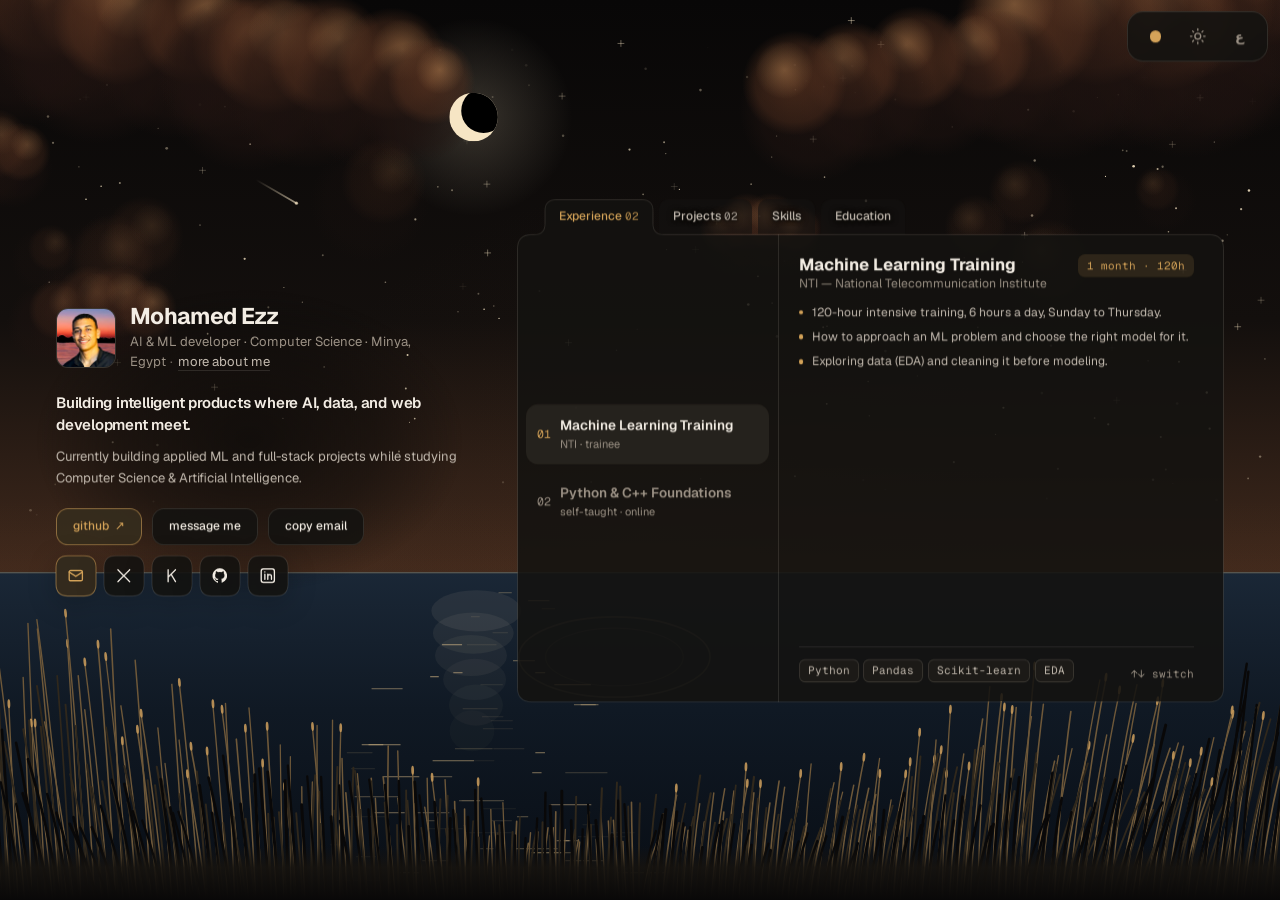
<file: index.html>
<!doctype html>
<html lang="en" dir="ltr" data-theme="dark" data-palette="nile-silt">
<head>
<meta charset="utf-8">
<meta name="viewport" content="width=device-width, initial-scale=1">
<title>Mohamed Ezz — AI &amp; Machine Learning Developer</title>
<meta name="description" content="Mohamed Ezz, AI &amp; machine learning developer. Machine learning and full-stack web projects.">
<link rel="icon" href="favicon.ico" sizes="any">
<link rel="icon" type="image/png" sizes="32x32" href="favicon-32.png">
<link rel="apple-touch-icon" href="apple-touch-icon.png">
<link rel="preload" href="assets/fonts/geist-latin-wght-normal.woff2" as="font" type="font/woff2" crossorigin>
<link rel="preload" href="assets/fonts/geist-mono-latin-wght-normal.woff2" as="font" type="font/woff2" crossorigin>
<script>(function(h){try{var p=localStorage.getItem('palette'),t=localStorage.getItem('main-theme');if(p)h.dataset.palette=p;if(t)h.dataset.theme=t}catch(e){}})(document.documentElement)</script>
<link rel="stylesheet" href="css/style.css">
</head>
<body class="home">
<script>if(!matchMedia('(prefers-reduced-motion: reduce)').matches){document.documentElement.classList.add('is-world-entering');setTimeout(function(){if(!window.__booted)document.documentElement.classList.remove('is-world-entering')},3000)}</script>
<canvas id="scene" aria-hidden="true"></canvas>
<aside class="dock" aria-label="controls">
  <button class="dock-btn morph" id="paletteBtn" aria-haspopup="listbox" aria-expanded="false" aria-label="palette" data-label="palette"><span class="swatch"></span></button>
  <button class="dock-btn morph" id="themeBtn" aria-label="switch to light mode" data-label="light" data-light="light" data-dark="dark" data-aria-light="switch to light mode" data-aria-dark="switch to dark mode"><svg class="ico sun" viewBox="0 0 24 24" aria-hidden="true" fill="none" stroke="currentColor" stroke-width="1.8" stroke-linecap="round"><circle cx="12" cy="12" r="4"/><path d="M12 2v2M12 20v2M2 12h2M20 12h2M4.9 4.9l1.4 1.4M17.7 17.7l1.4 1.4M4.9 19.1l1.4-1.4M17.7 6.3l1.4-1.4"/></svg><svg class="ico moon" viewBox="0 0 24 24" aria-hidden="true" fill="none" stroke="currentColor" stroke-width="1.8" stroke-linejoin="round"><path d="M20 14.5A8.5 8.5 0 0 1 9.5 4 8.5 8.5 0 1 0 20 14.5z"/></svg></button>
  <a class="dock-btn morph" href="ar/" aria-label="العربية" data-label="العربية"><span class="lang-glyph">ع</span></a>
</aside>
<div class="palette-pop" id="palettePop" role="listbox" aria-label="palette" hidden>
  <button role="option" class="pal-opt" data-value="nile-silt" aria-selected="false"><span class="pal-dot"></span>nile silt</button>
  <button role="option" class="pal-opt" data-value="deep-moss" aria-selected="false"><span class="pal-dot"></span>deep moss</button>
  <button role="option" class="pal-opt" data-value="basalt" aria-selected="false"><span class="pal-dot"></span>basalt</button>
  <button role="option" class="pal-opt" data-value="nocturne" aria-selected="false"><span class="pal-dot"></span>nocturne</button>
</div>
<div class="shell">
<main>
<div class="zones">
  <div class="identity">
    <div class="head-row" data-enter="head">
      <img class="avatar" src="assets/avatar.jpg" width="60" height="60" alt="Mohamed Ezz">
      <div class="who"><h1>Mohamed Ezz</h1><p class="role">AI & ML developer · Computer Science · Minya, Egypt<span class="sep">·</span><a href="about/">more about me</a></p></div>
    </div>
    <p class="bio1" data-enter="bio1">Building intelligent products where AI, data, and web development meet.</p>
    <p class="bio2" data-enter="bio2">Currently building applied ML and full-stack projects while studying Computer Science &amp; Artificial Intelligence.</p>
    <div class="cta-row" data-enter="cta"><a class="cta primary jelly" href="https://github.com/mohamedezzmnu" target="_blank" rel="noopener">github <span aria-hidden="true">↗</span></a><button class="cta secondary jelly" id="msgBtn" data-dlg="{&quot;cta&quot;: &quot;Let&#x27;s build something real.&quot;, &quot;name&quot;: &quot;name&quot;, &quot;email&quot;: &quot;email&quot;, &quot;msg&quot;: &quot;message&quot;, &quot;send&quot;: &quot;send message&quot;, &quot;sending&quot;: &quot;sending...&quot;, &quot;ok&quot;: &quot;Message sent — I&#x27;ll get back to you soon.&quot;, &quot;err&quot;: &quot;Something went wrong — please try again or email me directly.&quot;, &quot;links&quot;: [[&quot;email&quot;, &quot;mailto:mohamedezzmnu@gmail.com&quot;, &quot;mohamedezzmnu@gmail.com&quot;], [&quot;x&quot;, &quot;https://x.com/ezz1611&quot;, &quot;↗&quot;], [&quot;kaggle&quot;, &quot;https://www.kaggle.com/mohamedezzf&quot;, &quot;↗&quot;], [&quot;github&quot;, &quot;https://github.com/mohamedezzmnu&quot;, &quot;↗&quot;], [&quot;linkedin&quot;, &quot;https://www.linkedin.com/in/mohamed-ezz-45825a390&quot;, &quot;↗&quot;]]}"><span>message me</span></button><button class="cta secondary jelly" id="copyBtn" data-email="mohamedezzmnu@gmail.com" data-copied="copied"><span>copy email</span></button></div>
    <div class="icon-row" data-enter="icons"><a class="icon-btn morph accent" href="mailto:mohamedezzmnu@gmail.com" aria-label="email" data-label="email"><svg class="ico" viewBox="0 0 24 24" aria-hidden="true" fill="none" stroke="currentColor" stroke-width="1.8" stroke-linecap="round" stroke-linejoin="round"><rect x="3" y="5" width="18" height="14" rx="2"/><path d="m3 7 9 6 9-6"/></svg></a><a class="icon-btn morph" href="https://x.com/ezz1611" target="_blank" rel="noopener" aria-label="x" data-label="x"><svg class="ico" viewBox="0 0 24 24" aria-hidden="true" fill="none" stroke="currentColor" stroke-width="1.8" stroke-linecap="round" stroke-linejoin="round"><path d="M4 4l16 16M20 4 4 20"/></svg></a><a class="icon-btn morph" href="https://www.kaggle.com/mohamedezzf" target="_blank" rel="noopener" aria-label="kaggle" data-label="kaggle"><svg class="ico" viewBox="0 0 24 24" aria-hidden="true" fill="none" stroke="currentColor" stroke-width="1.8" stroke-linecap="round" stroke-linejoin="round"><path d="M7 4v16M17 4l-9 9M11 10l6 10"/></svg></a><a class="icon-btn morph" href="https://github.com/mohamedezzmnu" target="_blank" rel="noopener" aria-label="github" data-label="github"><svg class="ico" viewBox="0 0 24 24" aria-hidden="true" fill="currentColor"><path d="M12 2a10 10 0 0 0-3.16 19.49c.5.09.68-.22.68-.48v-1.7c-2.78.6-3.37-1.34-3.37-1.34-.45-1.16-1.11-1.47-1.11-1.47-.91-.62.07-.61.07-.61 1 .07 1.53 1.03 1.53 1.03.9 1.52 2.34 1.08 2.91.83.09-.65.35-1.09.63-1.34-2.22-.25-4.55-1.11-4.55-4.94 0-1.09.39-1.98 1.03-2.68-.1-.25-.45-1.27.1-2.65 0 0 .84-.27 2.75 1.02a9.5 9.5 0 0 1 5 0c1.91-1.29 2.75-1.02 2.75-1.02.55 1.38.2 2.4.1 2.65.64.7 1.03 1.59 1.03 2.68 0 3.84-2.34 4.69-4.57 4.94.36.31.68.92.68 1.85V21c0 .27.18.58.69.48A10 10 0 0 0 12 2z"/></svg></a><a class="icon-btn morph" href="https://www.linkedin.com/in/mohamed-ezz-45825a390" target="_blank" rel="noopener" aria-label="linkedin" data-label="linkedin"><svg class="ico" viewBox="0 0 24 24" aria-hidden="true" fill="none" stroke="currentColor" stroke-width="1.8" stroke-linecap="round" stroke-linejoin="round"><rect x="3" y="3" width="18" height="18" rx="3"/><path d="M8 10v7M8 7v.01M12 17v-7m0 3a2.5 2.5 0 0 1 5 0v4"/></svg></a></div>
  </div>
  <div class="panel" data-enter="panel">
    <div class="folder">
      <div class="folder-bg" aria-hidden="true"></div>
      <svg class="folder-line" aria-hidden="true"><path/></svg>
      <div class="tabbar" role="tablist"><button class="tab" role="tab" id="tab-experience" aria-controls="panel-experience" aria-selected="true" tabindex="0">Experience <span class="count ltr">02</span></button><button class="tab" role="tab" id="tab-projects" aria-controls="panel-projects" aria-selected="false" tabindex="-1">Projects <span class="count ltr">02</span></button><button class="tab" role="tab" id="tab-stack" aria-controls="panel-stack" aria-selected="false" tabindex="-1">Skills</button><button class="tab" role="tab" id="tab-education" aria-controls="panel-education" aria-selected="false" tabindex="-1">Education</button></div>
      <div class="panel-box"><div class="tab-panel is-active" role="tabpanel" id="panel-experience" aria-labelledby="tab-experience"><div class="master"><div class="rail" role="listbox" aria-label="experience"><div class="rail-stage"><div class="drum-item" role="option" id="experience-opt-0" aria-selected="true" tabindex="0"><span class="drum-num ltr">01</span><span class="drum-text"><span class="drum-title">Machine Learning Training</span><span class="drum-sub">NTI · trainee</span></span></div><div class="drum-item" role="option" id="experience-opt-1" aria-selected="false" tabindex="-1"><span class="drum-num ltr">02</span><span class="drum-text"><span class="drum-title">Python &amp; C++ Foundations</span><span class="drum-sub">self-taught · online</span></span></div></div></div><div class="inspector"><article class="entry is-active" aria-labelledby="experience-opt-0"><div class="entry-top"><div class="heading-row"><div class="heading-main"><h2 class="entry-title">Machine Learning Training</h2><p class="entry-sub">NTI — National Telecommunication Institute</p></div><span class="date-pill">1 month · 120h</span></div><ul class="impact"><li>120-hour intensive training, 6 hours a day, Sunday to Thursday.</li><li>How to approach an ML problem and choose the right model for it.</li><li>Exploring data (EDA) and cleaning it before modeling.</li></ul></div><div class="entry-foot"><ul class="chips"><li class="chip ltr">Python</li><li class="chip ltr">Pandas</li><li class="chip ltr">Scikit-learn</li><li class="chip ltr">EDA</li></ul><span class="wheel-hint">↑↓ switch</span></div></article><article class="entry" aria-labelledby="experience-opt-1"><div class="entry-top"><div class="heading-row"><div class="heading-main"><h2 class="entry-title">Python &amp; C++ Foundations</h2><p class="entry-sub">Independent study — YouTube</p></div><span class="date-pill">self-taught</span></div><ul class="impact"><li>Built core programming fundamentals in Python and C++.</li><li>Did it before applying them to real projects.</li></ul></div><div class="entry-foot"><ul class="chips"><li class="chip ltr">Python</li><li class="chip ltr">C++</li></ul><span class="wheel-hint">↑↓ switch</span></div></article></div></div></div><div class="tab-panel" role="tabpanel" id="panel-projects" aria-labelledby="tab-projects"><div class="master"><div class="rail" role="listbox" aria-label="projects"><div class="rail-stage"><div class="drum-item" role="option" id="projects-opt-0" aria-selected="true" tabindex="0"><span class="drum-num ltr">01</span><span class="drum-text"><span class="drum-title">Gymez</span><span class="drum-sub">full-stack fitness platform</span></span></div><div class="drum-item" role="option" id="projects-opt-1" aria-selected="false" tabindex="-1"><span class="drum-num ltr">02</span><span class="drum-text"><span class="drum-title">Bank Term Deposit Prediction</span><span class="drum-sub">solo · data prep to deployment</span></span></div></div></div><div class="inspector"><article class="entry is-active" aria-labelledby="projects-opt-0"><div class="entry-top"><div class="heading-row"><div class="heading-main"><h2 class="entry-title">Gymez</h2><p class="entry-sub">Full-stack developer</p></div><div class="pills"><a class="pill accent" href="https://github.com/mohamedezzmnu/GYMZ.git" target="_blank" rel="noopener">github ↗</a><a class="pill" href="https://gymez.vercel.app/" target="_blank" rel="noopener">live ↗</a><a class="pill" href="work/gymez/">write-up ↗</a></div></div><p class="summary">A full-stack fitness web app that personalizes a user&#x27;s workout and nutrition based on their own body data and goals, instead of giving everyone the same generic plan.</p><div class="pipeline"><code class="ltr">onboarding → rules engine → workout plan → nutrition → progress</code><span class="metric ltr">2 live apis</span></div><ul class="impact"><li>Problem: people starting a fitness journey usually get one-size-fits-all plans that ignore their condition, goals, and lifestyle.</li><li>Approach: a rule-based system (no ML model). User data drives the workout and nutrition logic.</li><li>Built: onboarding, weight tracking, personalized workout plans, a nutrition system, and visual progress charts.</li></ul></div><div class="entry-foot"><ul class="chips"><li class="chip ltr tech" data-tech="next.js">Next.js</li><li class="chip ltr tech" data-tech="supabase">Supabase</li><li class="chip ltr tech" data-tech="exercise image api">Exercise Image API</li><li class="chip ltr tech" data-tech="barcode api">Barcode API</li></ul><span class="wheel-hint">↑↓ switch</span></div></article><article class="entry" aria-labelledby="projects-opt-1"><div class="entry-top"><div class="heading-row"><div class="heading-main"><h2 class="entry-title">Bank Term Deposit Prediction</h2><p class="entry-sub">Solo — data prep, modeling, deployment</p></div><div class="pills"><a class="pill accent" href="https://github.com/mohamedezzmnu/bank-term-deposit-prediction.git" target="_blank" rel="noopener">github ↗</a><a class="pill" href="https://bank-term-deposit-prediction-gamma.vercel.app/" target="_blank" rel="noopener">live ↗</a><a class="pill" href="work/bank/">write-up ↗</a></div></div><p class="summary">Enter a client&#x27;s profile and call details to estimate the odds they subscribe to a term deposit.</p><div class="pipeline"><code class="ltr">eda → cleaning → features → logistic regression → evaluation</code><span class="metric ltr">kaggle data</span></div><ul class="impact"><li>Problem: predict whether a bank client subscribes to a term deposit, from their profile and the marketing call details.</li><li>Dataset: bank marketing data from Kaggle.</li><li>Result: the model was evaluated on unseen test data with classification metrics.</li></ul></div><div class="entry-foot"><ul class="chips"><li class="chip ltr tech" data-tech="python">Python</li><li class="chip ltr tech" data-tech="pandas">Pandas</li><li class="chip ltr tech" data-tech="matplotlib">Matplotlib</li><li class="chip ltr tech" data-tech="seaborn">Seaborn</li><li class="chip ltr tech" data-tech="logistic regression">Logistic Regression</li></ul><span class="wheel-hint">↑↓ switch</span></div></article></div></div></div><div class="tab-panel" role="tabpanel" id="panel-stack" aria-labelledby="tab-stack"><div class="stack"><section class="card"><header class="card-head"><h2 class="card-label">Programming</h2><span class="card-count ltr">03</span></header><ul class="chips"><li class="chip ltr">Python</li><li class="chip ltr">C++</li><li class="chip ltr">JavaScript</li></ul></section><section class="card"><header class="card-head"><h2 class="card-label">Machine Learning</h2><span class="card-count ltr">06</span></header><ul class="chips"><li class="chip ltr">Scikit-learn</li><li class="chip ltr">Logistic Regression</li><li class="chip ltr">Classification</li><li class="chip ltr">Feature Engineering</li><li class="chip ltr">Model Selection</li><li class="chip ltr">Model Evaluation</li></ul></section><section class="card"><header class="card-head"><h2 class="card-label">Data Analysis</h2><span class="card-count ltr">04</span></header><ul class="chips"><li class="chip ltr">Pandas</li><li class="chip ltr">NumPy</li><li class="chip ltr">Data Cleaning</li><li class="chip ltr">EDA</li></ul></section><section class="card"><header class="card-head"><h2 class="card-label">Visualization</h2><span class="card-count ltr">02</span></header><ul class="chips"><li class="chip ltr">Matplotlib</li><li class="chip ltr">Seaborn</li></ul></section><section class="card"><header class="card-head"><h2 class="card-label">Web Development</h2><span class="card-count ltr">02</span></header><ul class="chips"><li class="chip ltr">Next.js</li><li class="chip ltr">Full-stack Web Development</li></ul></section><section class="card"><header class="card-head"><h2 class="card-label">Database</h2><span class="card-count ltr">01</span></header><ul class="chips"><li class="chip ltr">Supabase</li></ul></section><section class="card"><header class="card-head"><h2 class="card-label">Tools</h2><span class="card-count ltr">04</span></header><ul class="chips"><li class="chip ltr">Git</li><li class="chip ltr">GitHub</li><li class="chip ltr">Vercel</li><li class="chip ltr">Jupyter Notebook</li></ul></section></div></div><div class="tab-panel" role="tabpanel" id="panel-education" aria-labelledby="tab-education"><div class="edu"><div class="heading-row"><div class="heading-main"><h2 class="entry-title">Minya National University</h2><p class="entry-sub">B.Sc. Computer Science &amp; Artificial Intelligence</p></div><span class="date-pill ltr">2023/24 — 2027/28</span></div><div class="stats"><div class="stat"><span>degree:</span><strong>B.Sc.</strong></div><div class="stat"><span>focus:</span><strong>CS &amp; AI</strong></div><div class="stat"><span>years:</span><strong>2023/24 – 2027/28</strong></div></div><ul class="impact"><li>Currently in third year.</li><li>Expected graduation: 2027/2028.</li></ul><div class="coursework"><h3>certifications &amp; training</h3><ul class="chips"><li class="chip ltr">NTI · Machine Learning · 120 hours</li><li class="chip ltr">Python (self-taught)</li><li class="chip ltr">C++ (self-taught)</li></ul></div></div></div></div>
    </div>
  </div>
</div>
</main>
</div>
<script src="js/motion.js"></script>
<script src="js/landscape.js"></script>
<script src="js/main.js"></script>
</body>
</html>
</file>
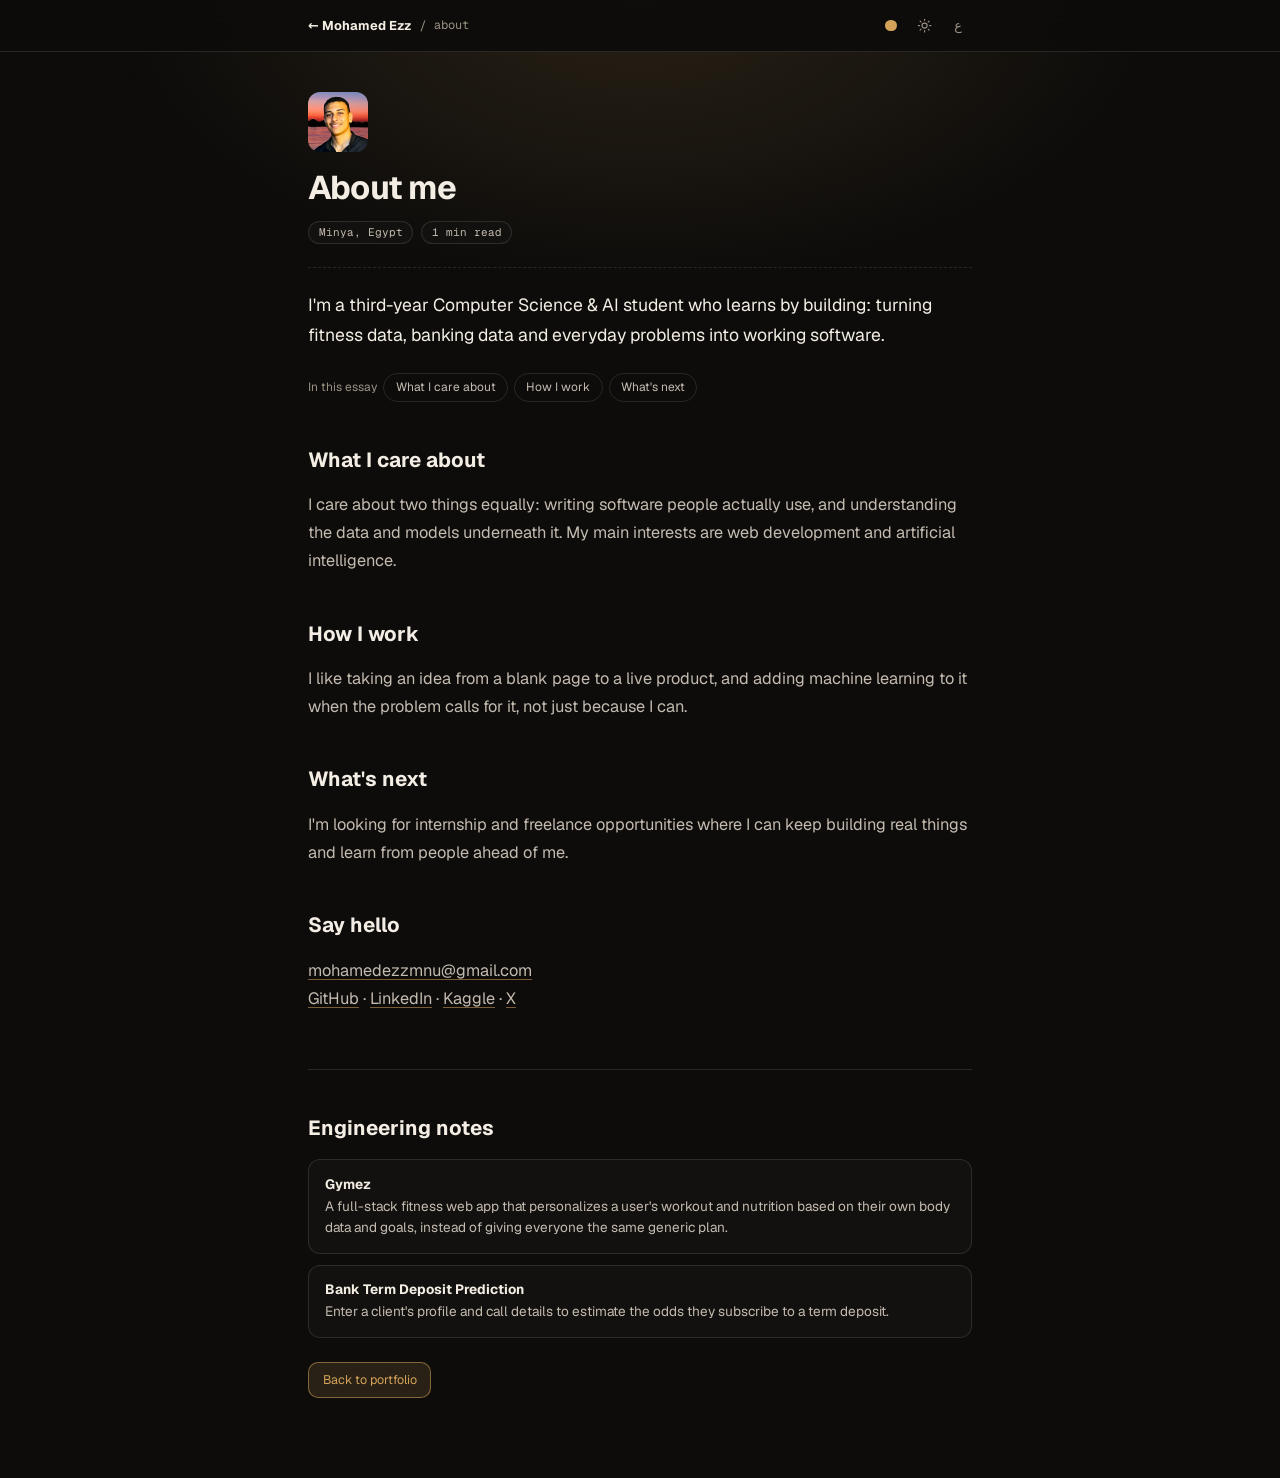
<file: about/index.html>
<!doctype html>
<html lang="en" dir="ltr" data-theme="dark" data-palette="nile-silt">
<head>
<meta charset="utf-8">
<meta name="viewport" content="width=device-width, initial-scale=1">
<title>About me · Mohamed Ezz</title>
<meta name="description" content="Mohamed Ezz, AI &amp; machine learning developer. Machine learning and full-stack web projects.">
<link rel="icon" href="../favicon.ico" sizes="any">
<link rel="icon" type="image/png" sizes="32x32" href="../favicon-32.png">
<link rel="apple-touch-icon" href="../apple-touch-icon.png">
<link rel="preload" href="../assets/fonts/geist-latin-wght-normal.woff2" as="font" type="font/woff2" crossorigin>
<link rel="preload" href="../assets/fonts/geist-mono-latin-wght-normal.woff2" as="font" type="font/woff2" crossorigin>
<script>(function(h){try{var p=localStorage.getItem('palette'),t=localStorage.getItem('main-theme');if(p)h.dataset.palette=p;if(t)h.dataset.theme=t}catch(e){}})(document.documentElement)</script>
<link rel="stylesheet" href="../css/style.css">
</head>
<body class="inner">
<div class="progress" aria-hidden="true"></div><div class="top-glow" aria-hidden="true"></div>
<header class="topbar"><div class="topbar-in">
  <a class="brand" href="../"><span class="arrow">←</span> Mohamed Ezz</a><span class="slash">/</span><span class="crumb">about</span>
  <div class="top-controls">
    <button class="round" id="paletteBtn" aria-haspopup="listbox" aria-expanded="false" aria-label="palette"><span class="swatch"></span></button>
    <button class="round" id="themeBtn" aria-label="switch to light mode" data-aria-light="switch to light mode" data-aria-dark="switch to dark mode"><svg class="ico sun" viewBox="0 0 24 24" aria-hidden="true" fill="none" stroke="currentColor" stroke-width="1.8" stroke-linecap="round"><circle cx="12" cy="12" r="4"/><path d="M12 2v2M12 20v2M2 12h2M20 12h2M4.9 4.9l1.4 1.4M17.7 17.7l1.4 1.4M4.9 19.1l1.4-1.4M17.7 6.3l1.4-1.4"/></svg><svg class="ico moon" viewBox="0 0 24 24" aria-hidden="true" fill="none" stroke="currentColor" stroke-width="1.8" stroke-linejoin="round"><path d="M20 14.5A8.5 8.5 0 0 1 9.5 4 8.5 8.5 0 1 0 20 14.5z"/></svg></button>
    <a class="round" href="../ar/about/" aria-label="العربية">ع</a>
  </div>
</div></header>
<div class="palette-pop in-top" id="palettePop" role="listbox" aria-label="palette" hidden><button role="option" class="pal-opt" data-value="nile-silt" aria-selected="false"><span class="pal-dot"></span>nile silt</button><button role="option" class="pal-opt" data-value="deep-moss" aria-selected="false"><span class="pal-dot"></span>deep moss</button><button role="option" class="pal-opt" data-value="basalt" aria-selected="false"><span class="pal-dot"></span>basalt</button><button role="option" class="pal-opt" data-value="nocturne" aria-selected="false"><span class="pal-dot"></span>nocturne</button></div>
<main class="article">
  <header><img class="a-avatar big" src="../assets/avatar.jpg" alt="Mohamed Ezz" width="60" height="60"><h1>About me</h1><div class="byline"><span class="a-pill">Minya, Egypt</span><span class="a-pill">1 min read</span></div><hr class="dashed"><p class="lead">I&#x27;m a third-year Computer Science &amp; AI student who learns by building: turning fitness data, banking data and everyday problems into working software.</p>
  <nav class="toc" aria-label="In this essay"><span>In this essay</span><a href="#s0">What I care about</a><a href="#s1">How I work</a><a href="#s2">What's next</a></nav></header>
  <h2 id="s0">What I care about</h2><p>I care about two things equally: writing software people actually use, and understanding the data and models underneath it. My main interests are web development and artificial intelligence.</p><h2 id="s1">How I work</h2><p>I like taking an idea from a blank page to a live product, and adding machine learning to it when the problem calls for it, not just because I can.</p><h2 id="s2">What's next</h2><p>I&#x27;m looking for internship and freelance opportunities where I can keep building real things and learn from people ahead of me.</p><h2>Say hello</h2><p><a class="ltr" href="mailto:mohamedezzmnu@gmail.com">mohamedezzmnu@gmail.com</a><br><a href="https://github.com/mohamedezzmnu">GitHub</a> · <a href="https://www.linkedin.com/in/mohamed-ezz-45825a390">LinkedIn</a> · <a href="https://www.kaggle.com/mohamedezzf">Kaggle</a> · <a href="https://x.com/ezz1611">X</a></p>
  <footer class="a-foot"><h2>Engineering notes</h2><div class="notes"><a class="note-card" href="../work/gymez/"><strong>Gymez</strong><span>A full-stack fitness web app that personalizes a user&#x27;s workout and nutrition based on their own body data and goals, instead of giving everyone the same generic plan.</span></a><a class="note-card" href="../work/bank/"><strong>Bank Term Deposit Prediction</strong><span>Enter a client&#x27;s profile and call details to estimate the odds they subscribe to a term deposit.</span></a></div><a class="back-btn jelly" href="../">Back to portfolio</a></footer>
</main>
<script src="../js/motion.js"></script>
<script src="../js/main.js"></script>
</body>
</html>
</file>
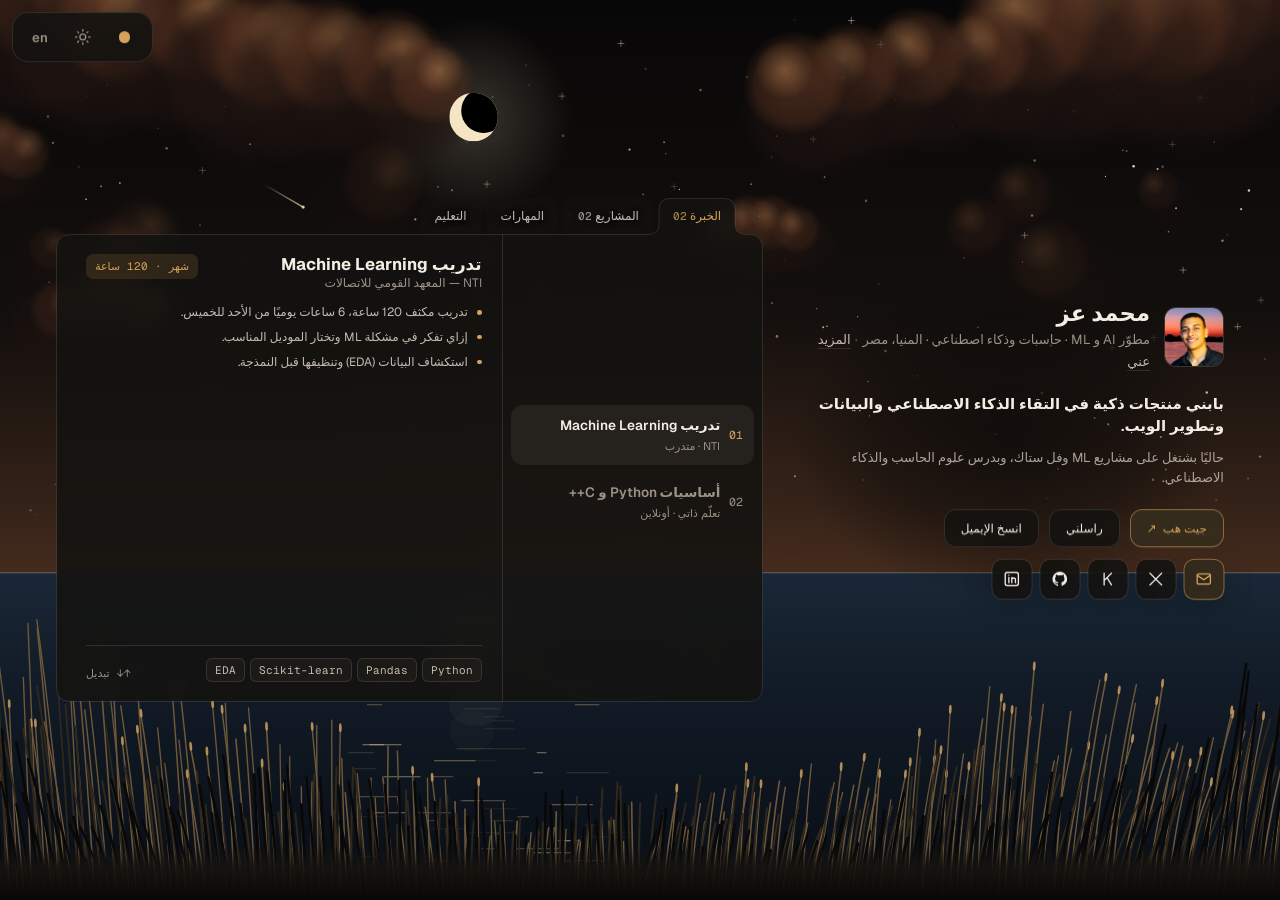
<file: ar/index.html>
<!doctype html>
<html lang="ar" dir="rtl" data-theme="dark" data-palette="nile-silt">
<head>
<meta charset="utf-8">
<meta name="viewport" content="width=device-width, initial-scale=1">
<title>محمد عز — مطوّر AI و Machine Learning</title>
<meta name="description" content="محمد عز، مطوّر ذكاء اصطناعي وتعلم آلة. مشاريع تعلم آلة وويب متكامل.">
<link rel="icon" href="../favicon.ico" sizes="any">
<link rel="icon" type="image/png" sizes="32x32" href="../favicon-32.png">
<link rel="apple-touch-icon" href="../apple-touch-icon.png">
<link rel="preload" href="../assets/fonts/geist-latin-wght-normal.woff2" as="font" type="font/woff2" crossorigin>
<link rel="preload" href="../assets/fonts/geist-mono-latin-wght-normal.woff2" as="font" type="font/woff2" crossorigin>
<script>(function(h){try{var p=localStorage.getItem('palette'),t=localStorage.getItem('main-theme');if(p)h.dataset.palette=p;if(t)h.dataset.theme=t}catch(e){}})(document.documentElement)</script>
<link rel="stylesheet" href="../css/style.css">
</head>
<body class="home">
<script>if(!matchMedia('(prefers-reduced-motion: reduce)').matches){document.documentElement.classList.add('is-world-entering');setTimeout(function(){if(!window.__booted)document.documentElement.classList.remove('is-world-entering')},3000)}</script>
<canvas id="scene" aria-hidden="true"></canvas>
<aside class="dock" aria-label="controls">
  <button class="dock-btn morph" id="paletteBtn" aria-haspopup="listbox" aria-expanded="false" aria-label="الألوان" data-label="الألوان"><span class="swatch"></span></button>
  <button class="dock-btn morph" id="themeBtn" aria-label="التحويل للوضع الفاتح" data-label="فاتح" data-light="فاتح" data-dark="غامق" data-aria-light="التحويل للوضع الفاتح" data-aria-dark="التحويل للوضع الغامق"><svg class="ico sun" viewBox="0 0 24 24" aria-hidden="true" fill="none" stroke="currentColor" stroke-width="1.8" stroke-linecap="round"><circle cx="12" cy="12" r="4"/><path d="M12 2v2M12 20v2M2 12h2M20 12h2M4.9 4.9l1.4 1.4M17.7 17.7l1.4 1.4M4.9 19.1l1.4-1.4M17.7 6.3l1.4-1.4"/></svg><svg class="ico moon" viewBox="0 0 24 24" aria-hidden="true" fill="none" stroke="currentColor" stroke-width="1.8" stroke-linejoin="round"><path d="M20 14.5A8.5 8.5 0 0 1 9.5 4 8.5 8.5 0 1 0 20 14.5z"/></svg></button>
  <a class="dock-btn morph" href="../" aria-label="English" data-label="English"><span class="lang-glyph">en</span></a>
</aside>
<div class="palette-pop" id="palettePop" role="listbox" aria-label="الألوان" hidden>
  <button role="option" class="pal-opt" data-value="nile-silt" aria-selected="false"><span class="pal-dot"></span>طمي النيل</button>
  <button role="option" class="pal-opt" data-value="deep-moss" aria-selected="false"><span class="pal-dot"></span>طحلب غامق</button>
  <button role="option" class="pal-opt" data-value="basalt" aria-selected="false"><span class="pal-dot"></span>بازلت</button>
  <button role="option" class="pal-opt" data-value="nocturne" aria-selected="false"><span class="pal-dot"></span>ليلي</button>
</div>
<div class="shell">
<main>
<div class="zones">
  <div class="identity">
    <div class="head-row" data-enter="head">
      <img class="avatar" src="../assets/avatar.jpg" width="60" height="60" alt="محمد عز">
      <div class="who"><h1>محمد عز</h1><p class="role">مطوّر AI و ML · حاسبات وذكاء اصطناعي · المنيا، مصر<span class="sep">·</span><a href="about/">المزيد عني</a></p></div>
    </div>
    <p class="bio1" data-enter="bio1">بابني منتجات ذكية في التقاء الذكاء الاصطناعي والبيانات وتطوير الويب.</p>
    <p class="bio2" data-enter="bio2">حاليًا بشتغل على مشاريع ML وفل ستاك، وبدرس علوم الحاسب والذكاء الاصطناعي.</p>
    <div class="cta-row" data-enter="cta"><a class="cta primary jelly" href="https://github.com/mohamedezzmnu" target="_blank" rel="noopener">جيت هب <span aria-hidden="true">↗</span></a><button class="cta secondary jelly" id="msgBtn" data-dlg="{&quot;cta&quot;: &quot;يلا نبني حاجة حقيقية.&quot;, &quot;name&quot;: &quot;الاسم&quot;, &quot;email&quot;: &quot;البريد الإلكتروني&quot;, &quot;msg&quot;: &quot;الرسالة&quot;, &quot;send&quot;: &quot;إرسال الرسالة&quot;, &quot;sending&quot;: &quot;جارٍ الإرسال...&quot;, &quot;ok&quot;: &quot;تم إرسال رسالتك بنجاح — هرد عليك قريب.&quot;, &quot;err&quot;: &quot;حصل خطأ أثناء الإرسال، جرّب تاني أو ابعتلي إيميل مباشرة.&quot;, &quot;links&quot;: [[&quot;الإيميل&quot;, &quot;mailto:mohamedezzmnu@gmail.com&quot;, &quot;mohamedezzmnu@gmail.com&quot;], [&quot;x&quot;, &quot;https://x.com/ezz1611&quot;, &quot;↗&quot;], [&quot;kaggle&quot;, &quot;https://www.kaggle.com/mohamedezzf&quot;, &quot;↗&quot;], [&quot;github&quot;, &quot;https://github.com/mohamedezzmnu&quot;, &quot;↗&quot;], [&quot;linkedin&quot;, &quot;https://www.linkedin.com/in/mohamed-ezz-45825a390&quot;, &quot;↗&quot;]]}"><span>راسلني</span></button><button class="cta secondary jelly" id="copyBtn" data-email="mohamedezzmnu@gmail.com" data-copied="اتنسخ"><span>انسخ الإيميل</span></button></div>
    <div class="icon-row" data-enter="icons"><a class="icon-btn morph accent" href="mailto:mohamedezzmnu@gmail.com" aria-label="الإيميل" data-label="الإيميل"><svg class="ico" viewBox="0 0 24 24" aria-hidden="true" fill="none" stroke="currentColor" stroke-width="1.8" stroke-linecap="round" stroke-linejoin="round"><rect x="3" y="5" width="18" height="14" rx="2"/><path d="m3 7 9 6 9-6"/></svg></a><a class="icon-btn morph" href="https://x.com/ezz1611" target="_blank" rel="noopener" aria-label="إكس" data-label="إكس"><svg class="ico" viewBox="0 0 24 24" aria-hidden="true" fill="none" stroke="currentColor" stroke-width="1.8" stroke-linecap="round" stroke-linejoin="round"><path d="M4 4l16 16M20 4 4 20"/></svg></a><a class="icon-btn morph" href="https://www.kaggle.com/mohamedezzf" target="_blank" rel="noopener" aria-label="كاجل" data-label="كاجل"><svg class="ico" viewBox="0 0 24 24" aria-hidden="true" fill="none" stroke="currentColor" stroke-width="1.8" stroke-linecap="round" stroke-linejoin="round"><path d="M7 4v16M17 4l-9 9M11 10l6 10"/></svg></a><a class="icon-btn morph" href="https://github.com/mohamedezzmnu" target="_blank" rel="noopener" aria-label="جيت هب" data-label="جيت هب"><svg class="ico" viewBox="0 0 24 24" aria-hidden="true" fill="currentColor"><path d="M12 2a10 10 0 0 0-3.16 19.49c.5.09.68-.22.68-.48v-1.7c-2.78.6-3.37-1.34-3.37-1.34-.45-1.16-1.11-1.47-1.11-1.47-.91-.62.07-.61.07-.61 1 .07 1.53 1.03 1.53 1.03.9 1.52 2.34 1.08 2.91.83.09-.65.35-1.09.63-1.34-2.22-.25-4.55-1.11-4.55-4.94 0-1.09.39-1.98 1.03-2.68-.1-.25-.45-1.27.1-2.65 0 0 .84-.27 2.75 1.02a9.5 9.5 0 0 1 5 0c1.91-1.29 2.75-1.02 2.75-1.02.55 1.38.2 2.4.1 2.65.64.7 1.03 1.59 1.03 2.68 0 3.84-2.34 4.69-4.57 4.94.36.31.68.92.68 1.85V21c0 .27.18.58.69.48A10 10 0 0 0 12 2z"/></svg></a><a class="icon-btn morph" href="https://www.linkedin.com/in/mohamed-ezz-45825a390" target="_blank" rel="noopener" aria-label="لينكدإن" data-label="لينكدإن"><svg class="ico" viewBox="0 0 24 24" aria-hidden="true" fill="none" stroke="currentColor" stroke-width="1.8" stroke-linecap="round" stroke-linejoin="round"><rect x="3" y="3" width="18" height="18" rx="3"/><path d="M8 10v7M8 7v.01M12 17v-7m0 3a2.5 2.5 0 0 1 5 0v4"/></svg></a></div>
  </div>
  <div class="panel" data-enter="panel">
    <div class="folder">
      <div class="folder-bg" aria-hidden="true"></div>
      <svg class="folder-line" aria-hidden="true"><path/></svg>
      <div class="tabbar" role="tablist"><button class="tab" role="tab" id="tab-experience" aria-controls="panel-experience" aria-selected="true" tabindex="0">الخبرة <span class="count ltr">02</span></button><button class="tab" role="tab" id="tab-projects" aria-controls="panel-projects" aria-selected="false" tabindex="-1">المشاريع <span class="count ltr">02</span></button><button class="tab" role="tab" id="tab-stack" aria-controls="panel-stack" aria-selected="false" tabindex="-1">المهارات</button><button class="tab" role="tab" id="tab-education" aria-controls="panel-education" aria-selected="false" tabindex="-1">التعليم</button></div>
      <div class="panel-box"><div class="tab-panel is-active" role="tabpanel" id="panel-experience" aria-labelledby="tab-experience"><div class="master"><div class="rail" role="listbox" aria-label="experience"><div class="rail-stage"><div class="drum-item" role="option" id="experience-opt-0" aria-selected="true" tabindex="0"><span class="drum-num ltr">01</span><span class="drum-text"><span class="drum-title">تدريب Machine Learning</span><span class="drum-sub">NTI · متدرب</span></span></div><div class="drum-item" role="option" id="experience-opt-1" aria-selected="false" tabindex="-1"><span class="drum-num ltr">02</span><span class="drum-text"><span class="drum-title">أساسيات Python و C++</span><span class="drum-sub">تعلّم ذاتي · أونلاين</span></span></div></div></div><div class="inspector"><article class="entry is-active" aria-labelledby="experience-opt-0"><div class="entry-top"><div class="heading-row"><div class="heading-main"><h2 class="entry-title">تدريب Machine Learning</h2><p class="entry-sub">NTI — المعهد القومي للاتصالات</p></div><span class="date-pill">شهر · 120 ساعة</span></div><ul class="impact"><li>تدريب مكثف 120 ساعة، 6 ساعات يوميًا من الأحد للخميس.</li><li>إزاي تفكر في مشكلة ML وتختار الموديل المناسب.</li><li>استكشاف البيانات (EDA) وتنظيفها قبل النمذجة.</li></ul></div><div class="entry-foot"><ul class="chips"><li class="chip ltr">Python</li><li class="chip ltr">Pandas</li><li class="chip ltr">Scikit-learn</li><li class="chip ltr">EDA</li></ul><span class="wheel-hint">↑↓ تبديل</span></div></article><article class="entry" aria-labelledby="experience-opt-1"><div class="entry-top"><div class="heading-row"><div class="heading-main"><h2 class="entry-title">أساسيات Python و C++</h2><p class="entry-sub">تعلّم ذاتي — يوتيوب</p></div><span class="date-pill">تعلّم ذاتي</span></div><ul class="impact"><li>بنيت أساسيات برمجية قوية في Python وC++.</li><li>قبل ما أطبقها في مشاريع حقيقية.</li></ul></div><div class="entry-foot"><ul class="chips"><li class="chip ltr">Python</li><li class="chip ltr">C++</li></ul><span class="wheel-hint">↑↓ تبديل</span></div></article></div></div></div><div class="tab-panel" role="tabpanel" id="panel-projects" aria-labelledby="tab-projects"><div class="master"><div class="rail" role="listbox" aria-label="projects"><div class="rail-stage"><div class="drum-item" role="option" id="projects-opt-0" aria-selected="true" tabindex="0"><span class="drum-num ltr">01</span><span class="drum-text"><span class="drum-title">Gymez</span><span class="drum-sub">منصة لياقة فل ستاك</span></span></div><div class="drum-item" role="option" id="projects-opt-1" aria-selected="false" tabindex="-1"><span class="drum-num ltr">02</span><span class="drum-text"><span class="drum-title">التنبؤ بالودائع البنكية</span><span class="drum-sub">فردي · من البيانات للنشر</span></span></div></div></div><div class="inspector"><article class="entry is-active" aria-labelledby="projects-opt-0"><div class="entry-top"><div class="heading-row"><div class="heading-main"><h2 class="entry-title">Gymez</h2><p class="entry-sub">مطوّر فل ستاك</p></div><div class="pills"><a class="pill accent" href="https://github.com/mohamedezzmnu/GYMZ.git" target="_blank" rel="noopener">github ↗</a><a class="pill" href="https://gymez.vercel.app/" target="_blank" rel="noopener">عرض حي ↗</a><a class="pill" href="work/gymez/">التفاصيل ↗</a></div></div><p class="summary">تطبيق ويب متكامل للياقة البدنية بيخصص خطة التمرين والتغذية على حسب بيانات جسم المستخدم وأهدافه، بدل خطة عامة للجميع.</p><div class="pipeline"><code class="ltr">onboarding → rules engine → workout plan → nutrition → progress</code><span class="metric ltr">2 live apis</span></div><ul class="impact"><li>المشكلة: الناس اللي بتبدأ رحلة لياقة بتاخد غالبًا خطط عامة مش بتراعي حالتهم وأهدافهم ونمط حياتهم.</li><li>المنهج: نظام بمنطق قواعد (بدون موديل ML)، وبيانات المستخدم بتوجّه منطق التمرين والتغذية.</li><li>اللي بنيته: تسجيل البيانات، متابعة الوزن، خطط تمرين مخصصة، نظام غذائي، ورسومات متابعة بصرية.</li></ul></div><div class="entry-foot"><ul class="chips"><li class="chip ltr tech" data-tech="next.js">Next.js</li><li class="chip ltr tech" data-tech="supabase">Supabase</li><li class="chip ltr tech" data-tech="exercise image api">Exercise Image API</li><li class="chip ltr tech" data-tech="barcode api">Barcode API</li></ul><span class="wheel-hint">↑↓ تبديل</span></div></article><article class="entry" aria-labelledby="projects-opt-1"><div class="entry-top"><div class="heading-row"><div class="heading-main"><h2 class="entry-title">التنبؤ بالودائع البنكية</h2><p class="entry-sub">فردي — تجهيز البيانات، النمذجة، والنشر</p></div><div class="pills"><a class="pill accent" href="https://github.com/mohamedezzmnu/bank-term-deposit-prediction.git" target="_blank" rel="noopener">github ↗</a><a class="pill" href="https://bank-term-deposit-prediction-gamma.vercel.app/" target="_blank" rel="noopener">عرض حي ↗</a><a class="pill" href="work/bank/">التفاصيل ↗</a></div></div><p class="summary">بتدخل بيانات بروفايل العميل وتفاصيل المكالمة، والموديل بيقدّر احتمالية اشتراكه في وديعة لأجل.</p><div class="pipeline"><code class="ltr">eda → cleaning → features → logistic regression → evaluation</code><span class="metric ltr">kaggle data</span></div><ul class="impact"><li>المشكلة: التنبؤ بإذا كان عميل البنك هيشترك في وديعة لأجل بناءً على بروفايله وتفاصيل مكالمة التسويق.</li><li>البيانات: بيانات تسويق بنكي من Kaggle.</li><li>النتيجة: اتقيّم الموديل على بيانات اختبار لم يرها بمقاييس تصنيف مناسبة.</li></ul></div><div class="entry-foot"><ul class="chips"><li class="chip ltr tech" data-tech="python">Python</li><li class="chip ltr tech" data-tech="pandas">Pandas</li><li class="chip ltr tech" data-tech="matplotlib">Matplotlib</li><li class="chip ltr tech" data-tech="seaborn">Seaborn</li><li class="chip ltr tech" data-tech="logistic regression">Logistic Regression</li></ul><span class="wheel-hint">↑↓ تبديل</span></div></article></div></div></div><div class="tab-panel" role="tabpanel" id="panel-stack" aria-labelledby="tab-stack"><div class="stack"><section class="card"><header class="card-head"><h2 class="card-label">البرمجة</h2><span class="card-count ltr">03</span></header><ul class="chips"><li class="chip ltr">Python</li><li class="chip ltr">C++</li><li class="chip ltr">JavaScript</li></ul></section><section class="card"><header class="card-head"><h2 class="card-label">تعلم الآلة</h2><span class="card-count ltr">06</span></header><ul class="chips"><li class="chip ltr">Scikit-learn</li><li class="chip ltr">Logistic Regression</li><li class="chip ltr">Classification</li><li class="chip ltr">Feature Engineering</li><li class="chip ltr">Model Selection</li><li class="chip ltr">Model Evaluation</li></ul></section><section class="card"><header class="card-head"><h2 class="card-label">تحليل البيانات</h2><span class="card-count ltr">04</span></header><ul class="chips"><li class="chip ltr">Pandas</li><li class="chip ltr">NumPy</li><li class="chip ltr">Data Cleaning</li><li class="chip ltr">EDA</li></ul></section><section class="card"><header class="card-head"><h2 class="card-label">التصوير البياني</h2><span class="card-count ltr">02</span></header><ul class="chips"><li class="chip ltr">Matplotlib</li><li class="chip ltr">Seaborn</li></ul></section><section class="card"><header class="card-head"><h2 class="card-label">تطوير الويب</h2><span class="card-count ltr">02</span></header><ul class="chips"><li class="chip ltr">Next.js</li><li class="chip ltr">Full-stack Web Development</li></ul></section><section class="card"><header class="card-head"><h2 class="card-label">قاعدة البيانات</h2><span class="card-count ltr">01</span></header><ul class="chips"><li class="chip ltr">Supabase</li></ul></section><section class="card"><header class="card-head"><h2 class="card-label">أدوات</h2><span class="card-count ltr">04</span></header><ul class="chips"><li class="chip ltr">Git</li><li class="chip ltr">GitHub</li><li class="chip ltr">Vercel</li><li class="chip ltr">Jupyter Notebook</li></ul></section></div></div><div class="tab-panel" role="tabpanel" id="panel-education" aria-labelledby="tab-education"><div class="edu"><div class="heading-row"><div class="heading-main"><h2 class="entry-title">جامعة المنيا الأهلية</h2><p class="entry-sub">بكالوريوس حاسبات وذكاء اصطناعي</p></div><span class="date-pill ltr">2023/24 — 2027/28</span></div><div class="stats"><div class="stat"><span>الدرجة:</span><strong>بكالوريوس</strong></div><div class="stat"><span>التخصص:</span><strong>حاسبات وذكاء اصطناعي</strong></div><div class="stat"><span>السنوات:</span><strong>2023/24 – 2027/28</strong></div></div><ul class="impact"><li>حاليًا في الفرقة الثالثة.</li><li>التخرج المتوقع: 2027/2028.</li></ul><div class="coursework"><h3>الشهادات والتدريب</h3><ul class="chips"><li class="chip ltr">NTI · Machine Learning · 120 ساعة</li><li class="chip ltr">Python (تعلّم ذاتي)</li><li class="chip ltr">C++ (تعلّم ذاتي)</li></ul></div></div></div></div>
    </div>
  </div>
</div>
</main>
</div>
<script src="../js/motion.js"></script>
<script src="../js/landscape.js"></script>
<script src="../js/main.js"></script>
</body>
</html>
</file>
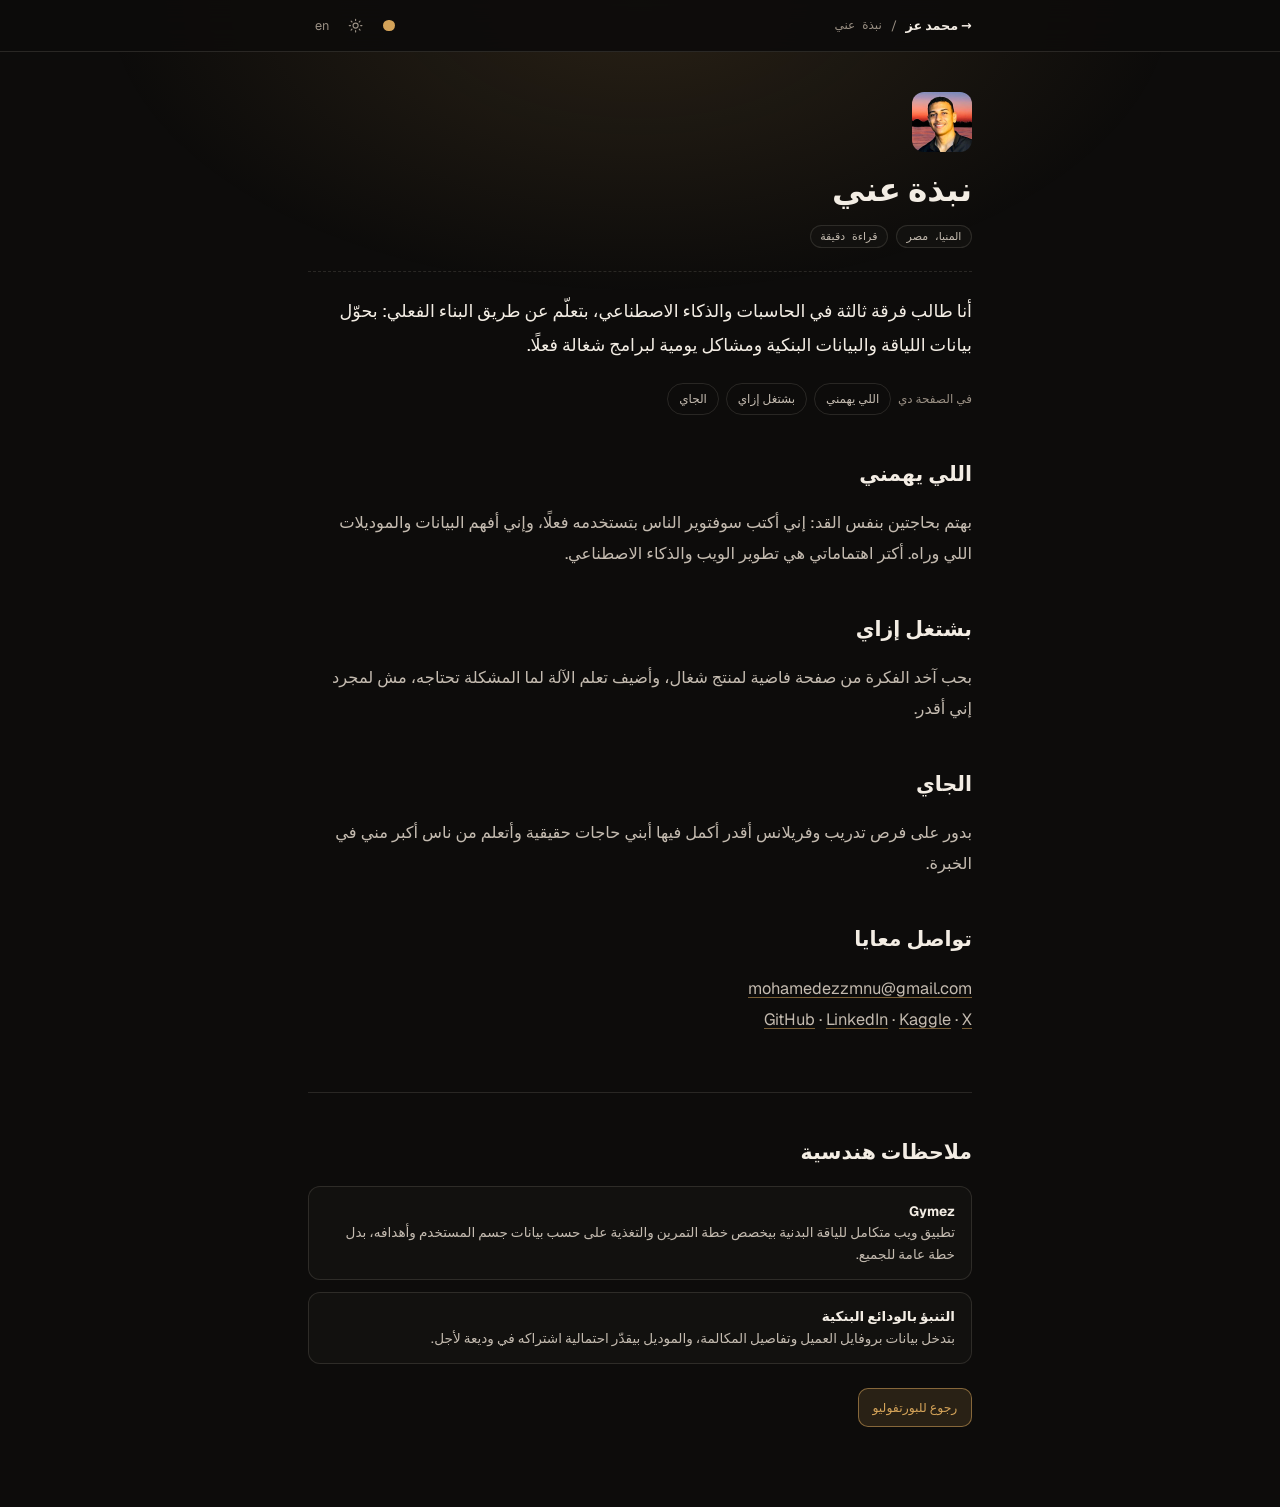
<file: ar/about/index.html>
<!doctype html>
<html lang="ar" dir="rtl" data-theme="dark" data-palette="nile-silt">
<head>
<meta charset="utf-8">
<meta name="viewport" content="width=device-width, initial-scale=1">
<title>نبذة عني · محمد عز</title>
<meta name="description" content="محمد عز، مطوّر ذكاء اصطناعي وتعلم آلة. مشاريع تعلم آلة وويب متكامل.">
<link rel="icon" href="../../favicon.ico" sizes="any">
<link rel="icon" type="image/png" sizes="32x32" href="../../favicon-32.png">
<link rel="apple-touch-icon" href="../../apple-touch-icon.png">
<link rel="preload" href="../../assets/fonts/geist-latin-wght-normal.woff2" as="font" type="font/woff2" crossorigin>
<link rel="preload" href="../../assets/fonts/geist-mono-latin-wght-normal.woff2" as="font" type="font/woff2" crossorigin>
<script>(function(h){try{var p=localStorage.getItem('palette'),t=localStorage.getItem('main-theme');if(p)h.dataset.palette=p;if(t)h.dataset.theme=t}catch(e){}})(document.documentElement)</script>
<link rel="stylesheet" href="../../css/style.css">
</head>
<body class="inner">
<div class="progress" aria-hidden="true"></div><div class="top-glow" aria-hidden="true"></div>
<header class="topbar"><div class="topbar-in">
  <a class="brand" href="../"><span class="arrow">←</span> محمد عز</a><span class="slash">/</span><span class="crumb">نبذة عني</span>
  <div class="top-controls">
    <button class="round" id="paletteBtn" aria-haspopup="listbox" aria-expanded="false" aria-label="الألوان"><span class="swatch"></span></button>
    <button class="round" id="themeBtn" aria-label="التحويل للوضع الفاتح" data-aria-light="التحويل للوضع الفاتح" data-aria-dark="التحويل للوضع الغامق"><svg class="ico sun" viewBox="0 0 24 24" aria-hidden="true" fill="none" stroke="currentColor" stroke-width="1.8" stroke-linecap="round"><circle cx="12" cy="12" r="4"/><path d="M12 2v2M12 20v2M2 12h2M20 12h2M4.9 4.9l1.4 1.4M17.7 17.7l1.4 1.4M4.9 19.1l1.4-1.4M17.7 6.3l1.4-1.4"/></svg><svg class="ico moon" viewBox="0 0 24 24" aria-hidden="true" fill="none" stroke="currentColor" stroke-width="1.8" stroke-linejoin="round"><path d="M20 14.5A8.5 8.5 0 0 1 9.5 4 8.5 8.5 0 1 0 20 14.5z"/></svg></button>
    <a class="round" href="../../about/" aria-label="English">en</a>
  </div>
</div></header>
<div class="palette-pop in-top" id="palettePop" role="listbox" aria-label="الألوان" hidden><button role="option" class="pal-opt" data-value="nile-silt" aria-selected="false"><span class="pal-dot"></span>طمي النيل</button><button role="option" class="pal-opt" data-value="deep-moss" aria-selected="false"><span class="pal-dot"></span>طحلب غامق</button><button role="option" class="pal-opt" data-value="basalt" aria-selected="false"><span class="pal-dot"></span>بازلت</button><button role="option" class="pal-opt" data-value="nocturne" aria-selected="false"><span class="pal-dot"></span>ليلي</button></div>
<main class="article">
  <header><img class="a-avatar big" src="../../assets/avatar.jpg" alt="محمد عز" width="60" height="60"><h1>نبذة عني</h1><div class="byline"><span class="a-pill">المنيا، مصر</span><span class="a-pill">قراءة دقيقة</span></div><hr class="dashed"><p class="lead">أنا طالب فرقة ثالثة في الحاسبات والذكاء الاصطناعي، بتعلّم عن طريق البناء الفعلي: بحوّل بيانات اللياقة والبيانات البنكية ومشاكل يومية لبرامج شغالة فعلًا.</p>
  <nav class="toc" aria-label="في الصفحة دي"><span>في الصفحة دي</span><a href="#s0">اللي يهمني</a><a href="#s1">بشتغل إزاي</a><a href="#s2">الجاي</a></nav></header>
  <h2 id="s0">اللي يهمني</h2><p>بهتم بحاجتين بنفس القد: إني أكتب سوفتوير الناس بتستخدمه فعلًا، وإني أفهم البيانات والموديلات اللي وراه. أكتر اهتماماتي هي تطوير الويب والذكاء الاصطناعي.</p><h2 id="s1">بشتغل إزاي</h2><p>بحب آخد الفكرة من صفحة فاضية لمنتج شغال، وأضيف تعلم الآلة لما المشكلة تحتاجه، مش لمجرد إني أقدر.</p><h2 id="s2">الجاي</h2><p>بدور على فرص تدريب وفريلانس أقدر أكمل فيها أبني حاجات حقيقية وأتعلم من ناس أكبر مني في الخبرة.</p><h2>تواصل معايا</h2><p><a class="ltr" href="mailto:mohamedezzmnu@gmail.com">mohamedezzmnu@gmail.com</a><br><a href="https://github.com/mohamedezzmnu">GitHub</a> · <a href="https://www.linkedin.com/in/mohamed-ezz-45825a390">LinkedIn</a> · <a href="https://www.kaggle.com/mohamedezzf">Kaggle</a> · <a href="https://x.com/ezz1611">X</a></p>
  <footer class="a-foot"><h2>ملاحظات هندسية</h2><div class="notes"><a class="note-card" href="../work/gymez/"><strong>Gymez</strong><span>تطبيق ويب متكامل للياقة البدنية بيخصص خطة التمرين والتغذية على حسب بيانات جسم المستخدم وأهدافه، بدل خطة عامة للجميع.</span></a><a class="note-card" href="../work/bank/"><strong>التنبؤ بالودائع البنكية</strong><span>بتدخل بيانات بروفايل العميل وتفاصيل المكالمة، والموديل بيقدّر احتمالية اشتراكه في وديعة لأجل.</span></a></div><a class="back-btn jelly" href="../">رجوع للبورتفوليو</a></footer>
</main>
<script src="../../js/motion.js"></script>
<script src="../../js/main.js"></script>
</body>
</html>
</file>
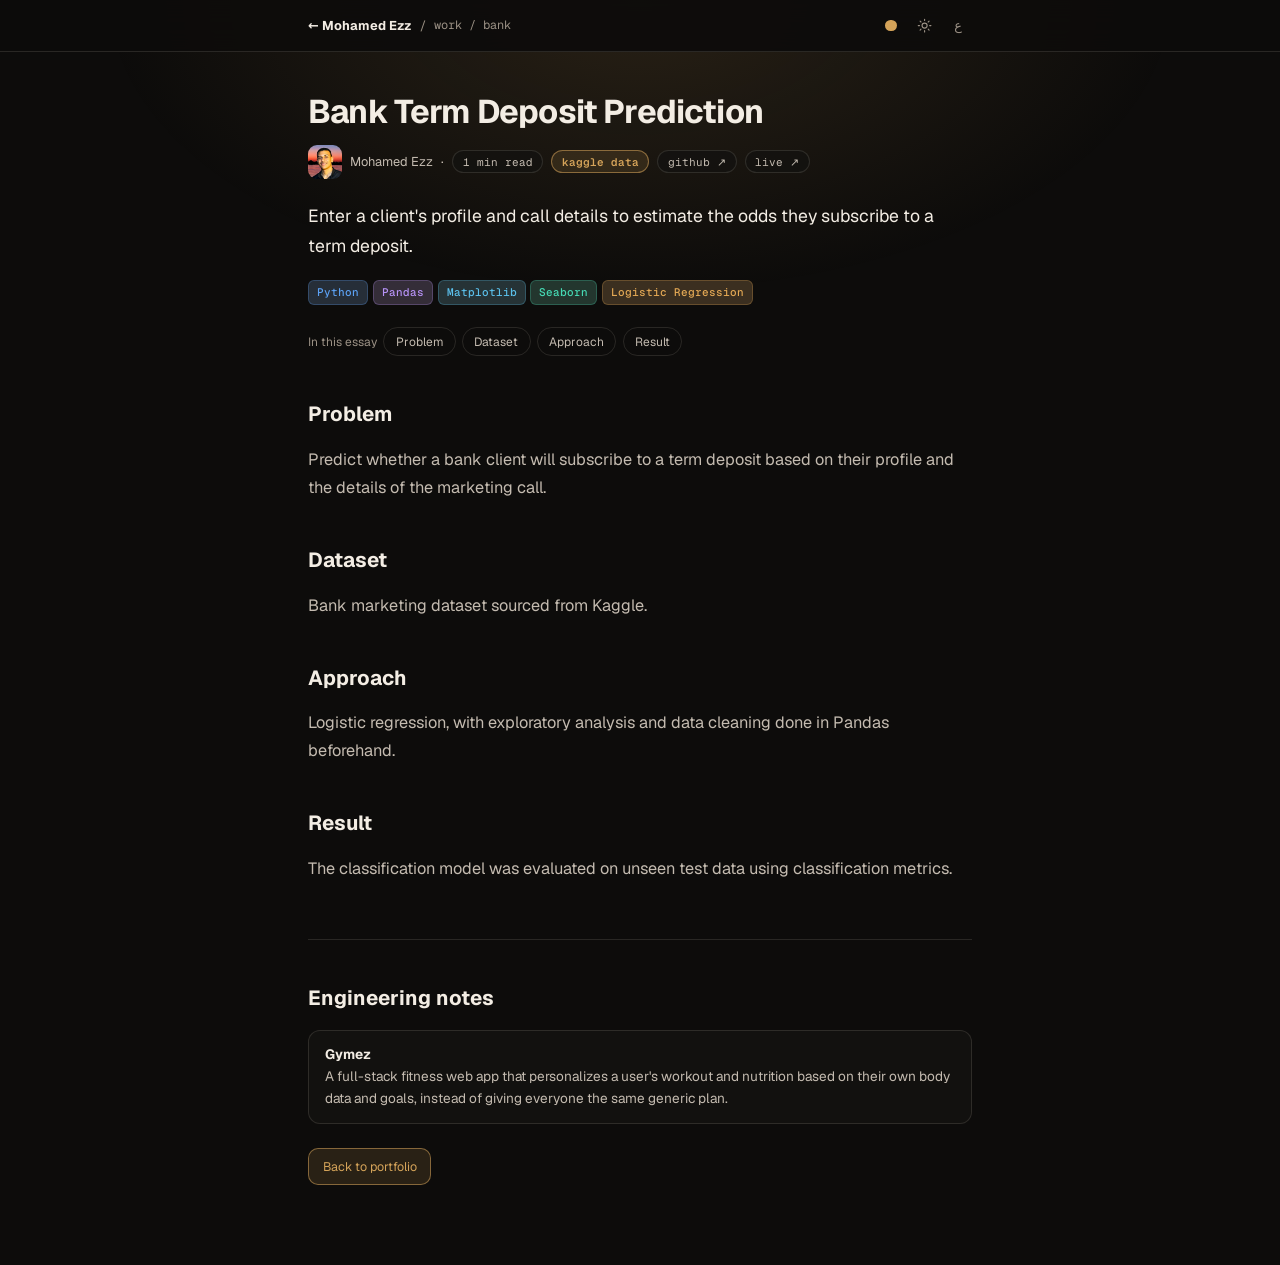
<file: work/bank/index.html>
<!doctype html>
<html lang="en" dir="ltr" data-theme="dark" data-palette="nile-silt">
<head>
<meta charset="utf-8">
<meta name="viewport" content="width=device-width, initial-scale=1">
<title>Bank Term Deposit Prediction · Mohamed Ezz</title>
<meta name="description" content="Mohamed Ezz, AI &amp; machine learning developer. Machine learning and full-stack web projects.">
<link rel="icon" href="../../favicon.ico" sizes="any">
<link rel="icon" type="image/png" sizes="32x32" href="../../favicon-32.png">
<link rel="apple-touch-icon" href="../../apple-touch-icon.png">
<link rel="preload" href="../../assets/fonts/geist-latin-wght-normal.woff2" as="font" type="font/woff2" crossorigin>
<link rel="preload" href="../../assets/fonts/geist-mono-latin-wght-normal.woff2" as="font" type="font/woff2" crossorigin>
<script>(function(h){try{var p=localStorage.getItem('palette'),t=localStorage.getItem('main-theme');if(p)h.dataset.palette=p;if(t)h.dataset.theme=t}catch(e){}})(document.documentElement)</script>
<link rel="stylesheet" href="../../css/style.css">
</head>
<body class="inner">
<div class="progress" aria-hidden="true"></div><div class="top-glow" aria-hidden="true"></div>
<header class="topbar"><div class="topbar-in">
  <a class="brand" href="../../"><span class="arrow">←</span> Mohamed Ezz</a><span class="slash">/</span><span class="crumb">work / bank</span>
  <div class="top-controls">
    <button class="round" id="paletteBtn" aria-haspopup="listbox" aria-expanded="false" aria-label="palette"><span class="swatch"></span></button>
    <button class="round" id="themeBtn" aria-label="switch to light mode" data-aria-light="switch to light mode" data-aria-dark="switch to dark mode"><svg class="ico sun" viewBox="0 0 24 24" aria-hidden="true" fill="none" stroke="currentColor" stroke-width="1.8" stroke-linecap="round"><circle cx="12" cy="12" r="4"/><path d="M12 2v2M12 20v2M2 12h2M20 12h2M4.9 4.9l1.4 1.4M17.7 17.7l1.4 1.4M4.9 19.1l1.4-1.4M17.7 6.3l1.4-1.4"/></svg><svg class="ico moon" viewBox="0 0 24 24" aria-hidden="true" fill="none" stroke="currentColor" stroke-width="1.8" stroke-linejoin="round"><path d="M20 14.5A8.5 8.5 0 0 1 9.5 4 8.5 8.5 0 1 0 20 14.5z"/></svg></button>
    <a class="round" href="../../ar/work/bank/" aria-label="العربية">ع</a>
  </div>
</div></header>
<div class="palette-pop in-top" id="palettePop" role="listbox" aria-label="palette" hidden><button role="option" class="pal-opt" data-value="nile-silt" aria-selected="false"><span class="pal-dot"></span>nile silt</button><button role="option" class="pal-opt" data-value="deep-moss" aria-selected="false"><span class="pal-dot"></span>deep moss</button><button role="option" class="pal-opt" data-value="basalt" aria-selected="false"><span class="pal-dot"></span>basalt</button><button role="option" class="pal-opt" data-value="nocturne" aria-selected="false"><span class="pal-dot"></span>nocturne</button></div>
<main class="article">
  <header><h1>Bank Term Deposit Prediction</h1><div class="byline"><img class="a-avatar" src="../../assets/avatar.jpg" alt="" width="34" height="34"><span>Mohamed Ezz</span><span aria-hidden="true">·</span><span class="a-pill">1 min read</span><span class="a-pill metric ltr">kaggle data</span><a class="a-pill repo" href="https://github.com/mohamedezzmnu/bank-term-deposit-prediction.git">github ↗</a><a class="a-pill repo" href="https://bank-term-deposit-prediction-gamma.vercel.app/">live ↗</a></div><p class="lead">Enter a client&#x27;s profile and call details to estimate the odds they subscribe to a term deposit.</p><ul class="chips"><li class="chip ltr tech" data-tech="python">Python</li><li class="chip ltr tech" data-tech="pandas">Pandas</li><li class="chip ltr tech" data-tech="matplotlib">Matplotlib</li><li class="chip ltr tech" data-tech="seaborn">Seaborn</li><li class="chip ltr tech" data-tech="logistic regression">Logistic Regression</li></ul>
  <nav class="toc" aria-label="In this essay"><span>In this essay</span><a href="#problem">Problem</a><a href="#dataset">Dataset</a><a href="#approach">Approach</a><a href="#result">Result</a></nav></header>
  <h2 id="problem">Problem</h2><p>Predict whether a bank client will subscribe to a term deposit based on their profile and the details of the marketing call.</p><h2 id="dataset">Dataset</h2><p>Bank marketing dataset sourced from Kaggle.</p><h2 id="approach">Approach</h2><p>Logistic regression, with exploratory analysis and data cleaning done in Pandas beforehand.</p><h2 id="result">Result</h2><p>The classification model was evaluated on unseen test data using classification metrics.</p>
  <footer class="a-foot"><h2>Engineering notes</h2><div class="notes"><a class="note-card" href="../../work/gymez/"><strong>Gymez</strong><span>A full-stack fitness web app that personalizes a user&#x27;s workout and nutrition based on their own body data and goals, instead of giving everyone the same generic plan.</span></a></div><a class="back-btn jelly" href="../../">Back to portfolio</a></footer>
</main>
<script src="../../js/motion.js"></script>
<script src="../../js/main.js"></script>
</body>
</html>
</file>
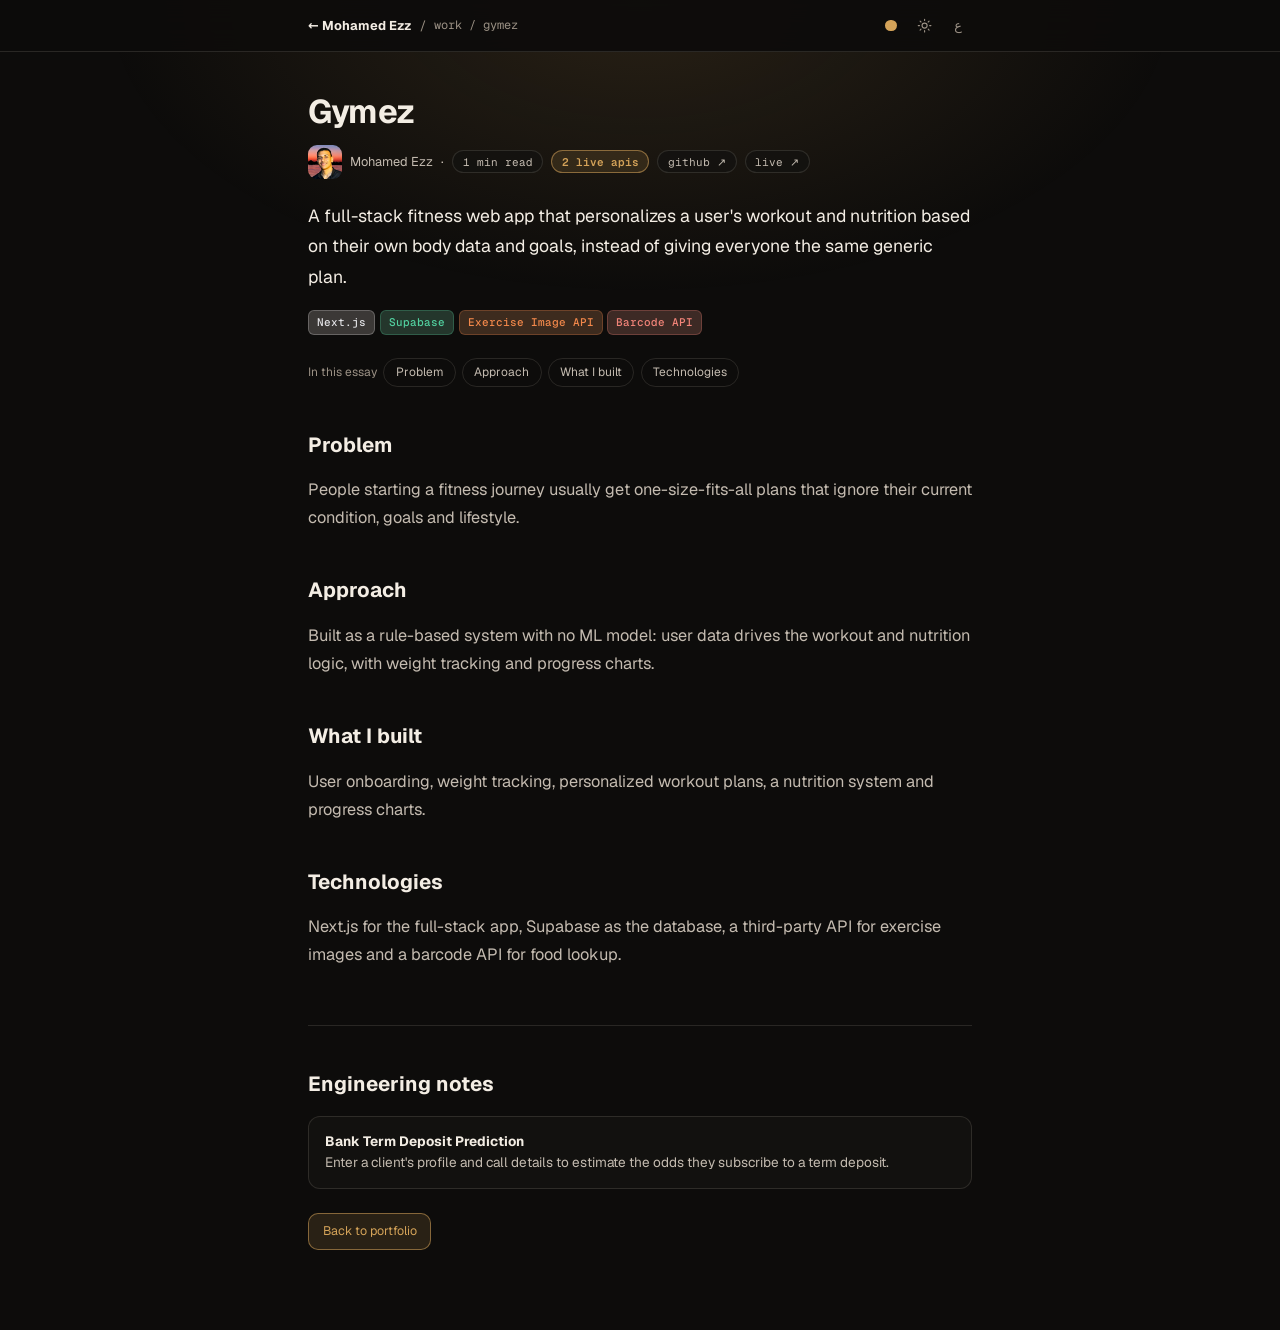
<file: work/gymez/index.html>
<!doctype html>
<html lang="en" dir="ltr" data-theme="dark" data-palette="nile-silt">
<head>
<meta charset="utf-8">
<meta name="viewport" content="width=device-width, initial-scale=1">
<title>Gymez · Mohamed Ezz</title>
<meta name="description" content="Mohamed Ezz, AI &amp; machine learning developer. Machine learning and full-stack web projects.">
<link rel="icon" href="../../favicon.ico" sizes="any">
<link rel="icon" type="image/png" sizes="32x32" href="../../favicon-32.png">
<link rel="apple-touch-icon" href="../../apple-touch-icon.png">
<link rel="preload" href="../../assets/fonts/geist-latin-wght-normal.woff2" as="font" type="font/woff2" crossorigin>
<link rel="preload" href="../../assets/fonts/geist-mono-latin-wght-normal.woff2" as="font" type="font/woff2" crossorigin>
<script>(function(h){try{var p=localStorage.getItem('palette'),t=localStorage.getItem('main-theme');if(p)h.dataset.palette=p;if(t)h.dataset.theme=t}catch(e){}})(document.documentElement)</script>
<link rel="stylesheet" href="../../css/style.css">
</head>
<body class="inner">
<div class="progress" aria-hidden="true"></div><div class="top-glow" aria-hidden="true"></div>
<header class="topbar"><div class="topbar-in">
  <a class="brand" href="../../"><span class="arrow">←</span> Mohamed Ezz</a><span class="slash">/</span><span class="crumb">work / gymez</span>
  <div class="top-controls">
    <button class="round" id="paletteBtn" aria-haspopup="listbox" aria-expanded="false" aria-label="palette"><span class="swatch"></span></button>
    <button class="round" id="themeBtn" aria-label="switch to light mode" data-aria-light="switch to light mode" data-aria-dark="switch to dark mode"><svg class="ico sun" viewBox="0 0 24 24" aria-hidden="true" fill="none" stroke="currentColor" stroke-width="1.8" stroke-linecap="round"><circle cx="12" cy="12" r="4"/><path d="M12 2v2M12 20v2M2 12h2M20 12h2M4.9 4.9l1.4 1.4M17.7 17.7l1.4 1.4M4.9 19.1l1.4-1.4M17.7 6.3l1.4-1.4"/></svg><svg class="ico moon" viewBox="0 0 24 24" aria-hidden="true" fill="none" stroke="currentColor" stroke-width="1.8" stroke-linejoin="round"><path d="M20 14.5A8.5 8.5 0 0 1 9.5 4 8.5 8.5 0 1 0 20 14.5z"/></svg></button>
    <a class="round" href="../../ar/work/gymez/" aria-label="العربية">ع</a>
  </div>
</div></header>
<div class="palette-pop in-top" id="palettePop" role="listbox" aria-label="palette" hidden><button role="option" class="pal-opt" data-value="nile-silt" aria-selected="false"><span class="pal-dot"></span>nile silt</button><button role="option" class="pal-opt" data-value="deep-moss" aria-selected="false"><span class="pal-dot"></span>deep moss</button><button role="option" class="pal-opt" data-value="basalt" aria-selected="false"><span class="pal-dot"></span>basalt</button><button role="option" class="pal-opt" data-value="nocturne" aria-selected="false"><span class="pal-dot"></span>nocturne</button></div>
<main class="article">
  <header><h1>Gymez</h1><div class="byline"><img class="a-avatar" src="../../assets/avatar.jpg" alt="" width="34" height="34"><span>Mohamed Ezz</span><span aria-hidden="true">·</span><span class="a-pill">1 min read</span><span class="a-pill metric ltr">2 live apis</span><a class="a-pill repo" href="https://github.com/mohamedezzmnu/GYMZ.git">github ↗</a><a class="a-pill repo" href="https://gymez.vercel.app/">live ↗</a></div><p class="lead">A full-stack fitness web app that personalizes a user&#x27;s workout and nutrition based on their own body data and goals, instead of giving everyone the same generic plan.</p><ul class="chips"><li class="chip ltr tech" data-tech="next.js">Next.js</li><li class="chip ltr tech" data-tech="supabase">Supabase</li><li class="chip ltr tech" data-tech="exercise image api">Exercise Image API</li><li class="chip ltr tech" data-tech="barcode api">Barcode API</li></ul>
  <nav class="toc" aria-label="In this essay"><span>In this essay</span><a href="#problem">Problem</a><a href="#approach">Approach</a><a href="#built">What I built</a><a href="#tech">Technologies</a></nav></header>
  <h2 id="problem">Problem</h2><p>People starting a fitness journey usually get one-size-fits-all plans that ignore their current condition, goals and lifestyle.</p><h2 id="approach">Approach</h2><p>Built as a rule-based system with no ML model: user data drives the workout and nutrition logic, with weight tracking and progress charts.</p><h2 id="built">What I built</h2><p>User onboarding, weight tracking, personalized workout plans, a nutrition system and progress charts.</p><h2 id="tech">Technologies</h2><p>Next.js for the full-stack app, Supabase as the database, a third-party API for exercise images and a barcode API for food lookup.</p>
  <footer class="a-foot"><h2>Engineering notes</h2><div class="notes"><a class="note-card" href="../../work/bank/"><strong>Bank Term Deposit Prediction</strong><span>Enter a client&#x27;s profile and call details to estimate the odds they subscribe to a term deposit.</span></a></div><a class="back-btn jelly" href="../../">Back to portfolio</a></footer>
</main>
<script src="../../js/motion.js"></script>
<script src="../../js/main.js"></script>
</body>
</html>
</file>
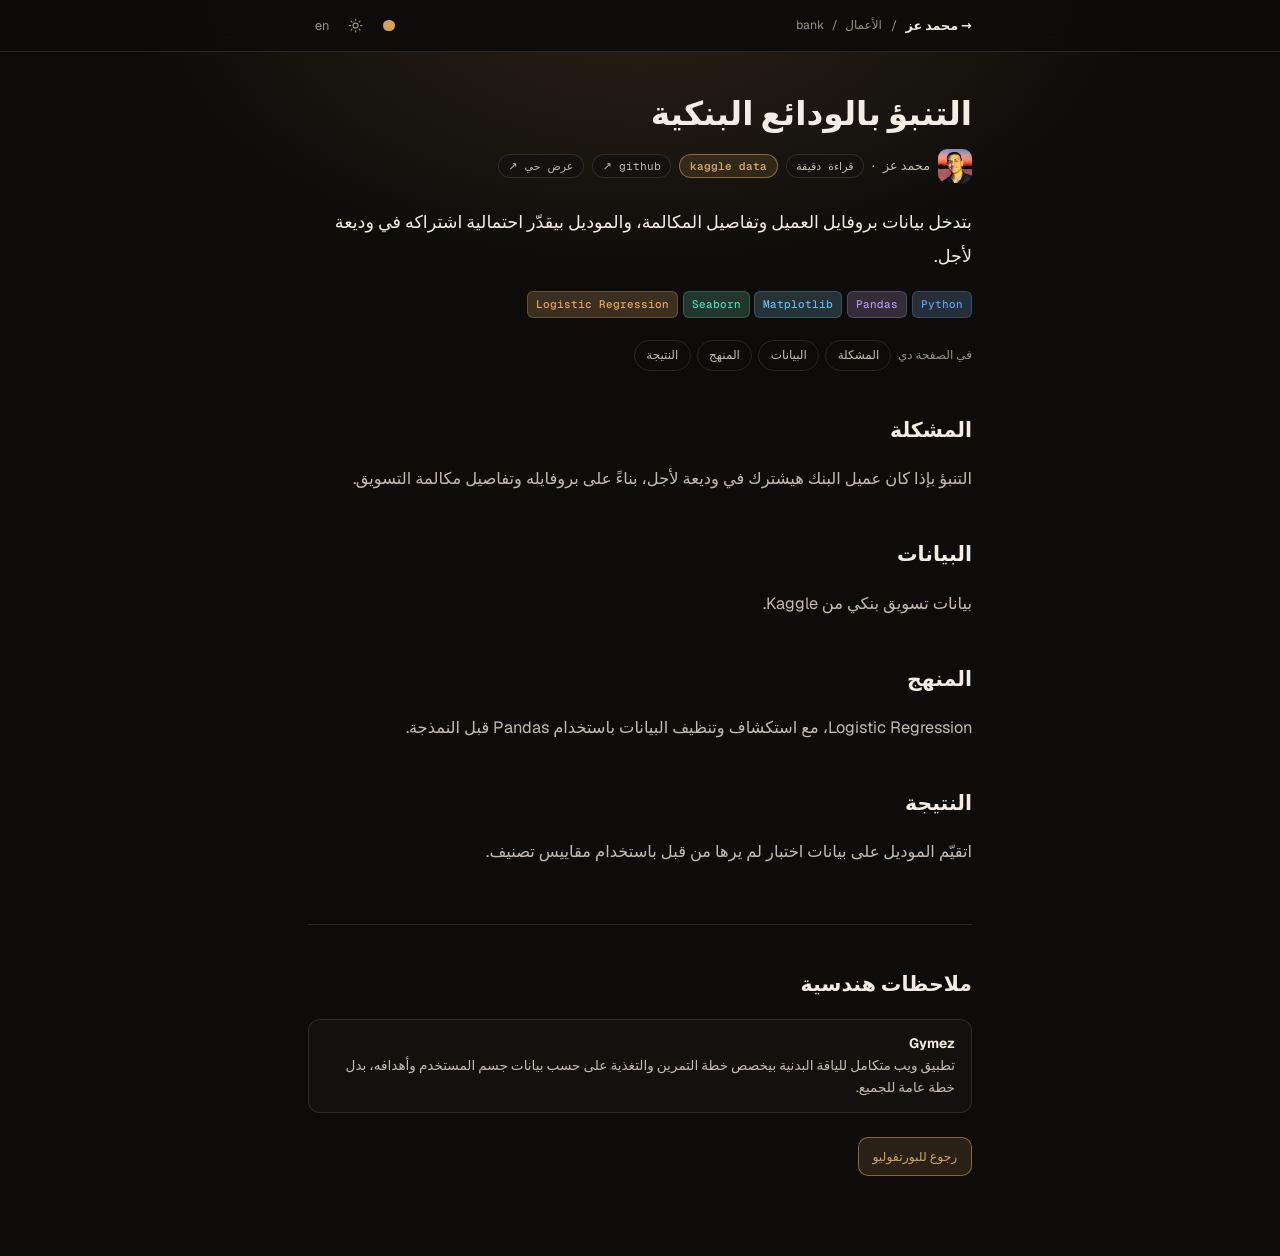
<file: ar/work/bank/index.html>
<!doctype html>
<html lang="ar" dir="rtl" data-theme="dark" data-palette="nile-silt">
<head>
<meta charset="utf-8">
<meta name="viewport" content="width=device-width, initial-scale=1">
<title>التنبؤ بالودائع البنكية · محمد عز</title>
<meta name="description" content="محمد عز، مطوّر ذكاء اصطناعي وتعلم آلة. مشاريع تعلم آلة وويب متكامل.">
<link rel="icon" href="../../../favicon.ico" sizes="any">
<link rel="icon" type="image/png" sizes="32x32" href="../../../favicon-32.png">
<link rel="apple-touch-icon" href="../../../apple-touch-icon.png">
<link rel="preload" href="../../../assets/fonts/geist-latin-wght-normal.woff2" as="font" type="font/woff2" crossorigin>
<link rel="preload" href="../../../assets/fonts/geist-mono-latin-wght-normal.woff2" as="font" type="font/woff2" crossorigin>
<script>(function(h){try{var p=localStorage.getItem('palette'),t=localStorage.getItem('main-theme');if(p)h.dataset.palette=p;if(t)h.dataset.theme=t}catch(e){}})(document.documentElement)</script>
<link rel="stylesheet" href="../../../css/style.css">
</head>
<body class="inner">
<div class="progress" aria-hidden="true"></div><div class="top-glow" aria-hidden="true"></div>
<header class="topbar"><div class="topbar-in">
  <a class="brand" href="../../"><span class="arrow">←</span> محمد عز</a><span class="slash">/</span><span class="crumb">الأعمال / bank</span>
  <div class="top-controls">
    <button class="round" id="paletteBtn" aria-haspopup="listbox" aria-expanded="false" aria-label="الألوان"><span class="swatch"></span></button>
    <button class="round" id="themeBtn" aria-label="التحويل للوضع الفاتح" data-aria-light="التحويل للوضع الفاتح" data-aria-dark="التحويل للوضع الغامق"><svg class="ico sun" viewBox="0 0 24 24" aria-hidden="true" fill="none" stroke="currentColor" stroke-width="1.8" stroke-linecap="round"><circle cx="12" cy="12" r="4"/><path d="M12 2v2M12 20v2M2 12h2M20 12h2M4.9 4.9l1.4 1.4M17.7 17.7l1.4 1.4M4.9 19.1l1.4-1.4M17.7 6.3l1.4-1.4"/></svg><svg class="ico moon" viewBox="0 0 24 24" aria-hidden="true" fill="none" stroke="currentColor" stroke-width="1.8" stroke-linejoin="round"><path d="M20 14.5A8.5 8.5 0 0 1 9.5 4 8.5 8.5 0 1 0 20 14.5z"/></svg></button>
    <a class="round" href="../../../work/bank/" aria-label="English">en</a>
  </div>
</div></header>
<div class="palette-pop in-top" id="palettePop" role="listbox" aria-label="الألوان" hidden><button role="option" class="pal-opt" data-value="nile-silt" aria-selected="false"><span class="pal-dot"></span>طمي النيل</button><button role="option" class="pal-opt" data-value="deep-moss" aria-selected="false"><span class="pal-dot"></span>طحلب غامق</button><button role="option" class="pal-opt" data-value="basalt" aria-selected="false"><span class="pal-dot"></span>بازلت</button><button role="option" class="pal-opt" data-value="nocturne" aria-selected="false"><span class="pal-dot"></span>ليلي</button></div>
<main class="article">
  <header><h1>التنبؤ بالودائع البنكية</h1><div class="byline"><img class="a-avatar" src="../../../assets/avatar.jpg" alt="" width="34" height="34"><span>محمد عز</span><span aria-hidden="true">·</span><span class="a-pill">قراءة دقيقة</span><span class="a-pill metric ltr">kaggle data</span><a class="a-pill repo" href="https://github.com/mohamedezzmnu/bank-term-deposit-prediction.git">github ↗</a><a class="a-pill repo" href="https://bank-term-deposit-prediction-gamma.vercel.app/">عرض حي ↗</a></div><p class="lead">بتدخل بيانات بروفايل العميل وتفاصيل المكالمة، والموديل بيقدّر احتمالية اشتراكه في وديعة لأجل.</p><ul class="chips"><li class="chip ltr tech" data-tech="python">Python</li><li class="chip ltr tech" data-tech="pandas">Pandas</li><li class="chip ltr tech" data-tech="matplotlib">Matplotlib</li><li class="chip ltr tech" data-tech="seaborn">Seaborn</li><li class="chip ltr tech" data-tech="logistic regression">Logistic Regression</li></ul>
  <nav class="toc" aria-label="في الصفحة دي"><span>في الصفحة دي</span><a href="#problem">المشكلة</a><a href="#dataset">البيانات</a><a href="#approach">المنهج</a><a href="#result">النتيجة</a></nav></header>
  <h2 id="problem">المشكلة</h2><p>التنبؤ بإذا كان عميل البنك هيشترك في وديعة لأجل، بناءً على بروفايله وتفاصيل مكالمة التسويق.</p><h2 id="dataset">البيانات</h2><p>بيانات تسويق بنكي من Kaggle.</p><h2 id="approach">المنهج</h2><p>Logistic Regression، مع استكشاف وتنظيف البيانات باستخدام Pandas قبل النمذجة.</p><h2 id="result">النتيجة</h2><p>اتقيّم الموديل على بيانات اختبار لم يرها من قبل باستخدام مقاييس تصنيف.</p>
  <footer class="a-foot"><h2>ملاحظات هندسية</h2><div class="notes"><a class="note-card" href="../../work/gymez/"><strong>Gymez</strong><span>تطبيق ويب متكامل للياقة البدنية بيخصص خطة التمرين والتغذية على حسب بيانات جسم المستخدم وأهدافه، بدل خطة عامة للجميع.</span></a></div><a class="back-btn jelly" href="../../">رجوع للبورتفوليو</a></footer>
</main>
<script src="../../../js/motion.js"></script>
<script src="../../../js/main.js"></script>
</body>
</html>
</file>
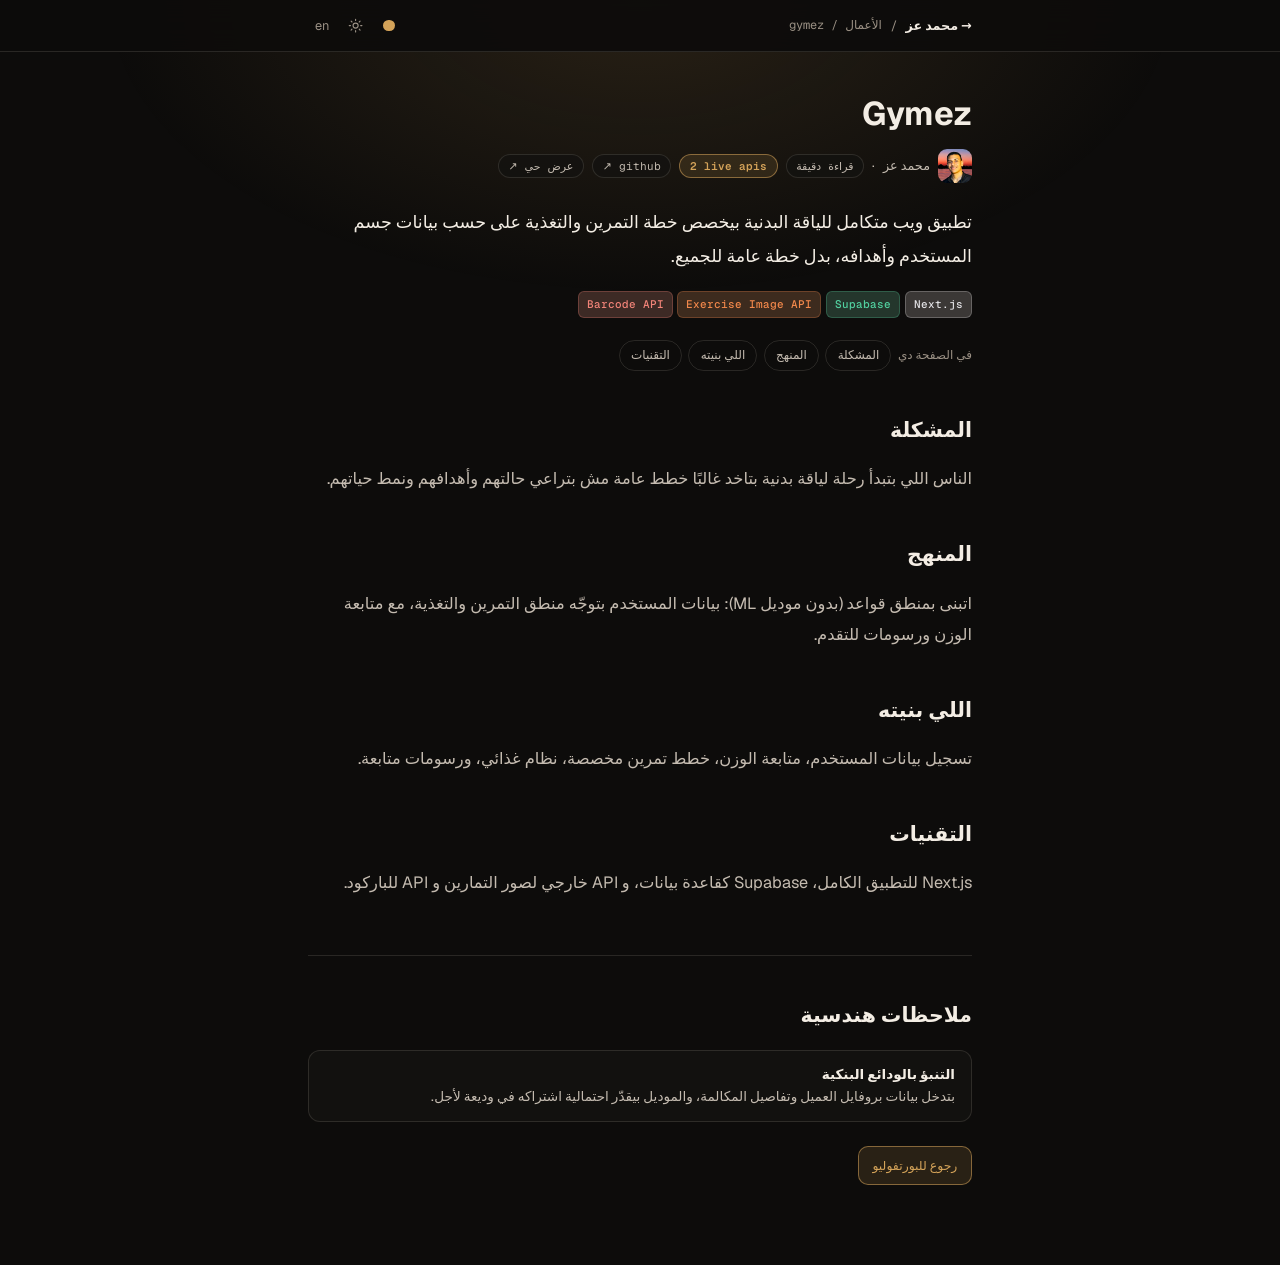
<file: ar/work/gymez/index.html>
<!doctype html>
<html lang="ar" dir="rtl" data-theme="dark" data-palette="nile-silt">
<head>
<meta charset="utf-8">
<meta name="viewport" content="width=device-width, initial-scale=1">
<title>Gymez · محمد عز</title>
<meta name="description" content="محمد عز، مطوّر ذكاء اصطناعي وتعلم آلة. مشاريع تعلم آلة وويب متكامل.">
<link rel="icon" href="../../../favicon.ico" sizes="any">
<link rel="icon" type="image/png" sizes="32x32" href="../../../favicon-32.png">
<link rel="apple-touch-icon" href="../../../apple-touch-icon.png">
<link rel="preload" href="../../../assets/fonts/geist-latin-wght-normal.woff2" as="font" type="font/woff2" crossorigin>
<link rel="preload" href="../../../assets/fonts/geist-mono-latin-wght-normal.woff2" as="font" type="font/woff2" crossorigin>
<script>(function(h){try{var p=localStorage.getItem('palette'),t=localStorage.getItem('main-theme');if(p)h.dataset.palette=p;if(t)h.dataset.theme=t}catch(e){}})(document.documentElement)</script>
<link rel="stylesheet" href="../../../css/style.css">
</head>
<body class="inner">
<div class="progress" aria-hidden="true"></div><div class="top-glow" aria-hidden="true"></div>
<header class="topbar"><div class="topbar-in">
  <a class="brand" href="../../"><span class="arrow">←</span> محمد عز</a><span class="slash">/</span><span class="crumb">الأعمال / gymez</span>
  <div class="top-controls">
    <button class="round" id="paletteBtn" aria-haspopup="listbox" aria-expanded="false" aria-label="الألوان"><span class="swatch"></span></button>
    <button class="round" id="themeBtn" aria-label="التحويل للوضع الفاتح" data-aria-light="التحويل للوضع الفاتح" data-aria-dark="التحويل للوضع الغامق"><svg class="ico sun" viewBox="0 0 24 24" aria-hidden="true" fill="none" stroke="currentColor" stroke-width="1.8" stroke-linecap="round"><circle cx="12" cy="12" r="4"/><path d="M12 2v2M12 20v2M2 12h2M20 12h2M4.9 4.9l1.4 1.4M17.7 17.7l1.4 1.4M4.9 19.1l1.4-1.4M17.7 6.3l1.4-1.4"/></svg><svg class="ico moon" viewBox="0 0 24 24" aria-hidden="true" fill="none" stroke="currentColor" stroke-width="1.8" stroke-linejoin="round"><path d="M20 14.5A8.5 8.5 0 0 1 9.5 4 8.5 8.5 0 1 0 20 14.5z"/></svg></button>
    <a class="round" href="../../../work/gymez/" aria-label="English">en</a>
  </div>
</div></header>
<div class="palette-pop in-top" id="palettePop" role="listbox" aria-label="الألوان" hidden><button role="option" class="pal-opt" data-value="nile-silt" aria-selected="false"><span class="pal-dot"></span>طمي النيل</button><button role="option" class="pal-opt" data-value="deep-moss" aria-selected="false"><span class="pal-dot"></span>طحلب غامق</button><button role="option" class="pal-opt" data-value="basalt" aria-selected="false"><span class="pal-dot"></span>بازلت</button><button role="option" class="pal-opt" data-value="nocturne" aria-selected="false"><span class="pal-dot"></span>ليلي</button></div>
<main class="article">
  <header><h1>Gymez</h1><div class="byline"><img class="a-avatar" src="../../../assets/avatar.jpg" alt="" width="34" height="34"><span>محمد عز</span><span aria-hidden="true">·</span><span class="a-pill">قراءة دقيقة</span><span class="a-pill metric ltr">2 live apis</span><a class="a-pill repo" href="https://github.com/mohamedezzmnu/GYMZ.git">github ↗</a><a class="a-pill repo" href="https://gymez.vercel.app/">عرض حي ↗</a></div><p class="lead">تطبيق ويب متكامل للياقة البدنية بيخصص خطة التمرين والتغذية على حسب بيانات جسم المستخدم وأهدافه، بدل خطة عامة للجميع.</p><ul class="chips"><li class="chip ltr tech" data-tech="next.js">Next.js</li><li class="chip ltr tech" data-tech="supabase">Supabase</li><li class="chip ltr tech" data-tech="exercise image api">Exercise Image API</li><li class="chip ltr tech" data-tech="barcode api">Barcode API</li></ul>
  <nav class="toc" aria-label="في الصفحة دي"><span>في الصفحة دي</span><a href="#problem">المشكلة</a><a href="#approach">المنهج</a><a href="#built">اللي بنيته</a><a href="#tech">التقنيات</a></nav></header>
  <h2 id="problem">المشكلة</h2><p>الناس اللي بتبدأ رحلة لياقة بدنية بتاخد غالبًا خطط عامة مش بتراعي حالتهم وأهدافهم ونمط حياتهم.</p><h2 id="approach">المنهج</h2><p>اتبنى بمنطق قواعد (بدون موديل ML): بيانات المستخدم بتوجّه منطق التمرين والتغذية، مع متابعة الوزن ورسومات للتقدم.</p><h2 id="built">اللي بنيته</h2><p>تسجيل بيانات المستخدم، متابعة الوزن، خطط تمرين مخصصة، نظام غذائي، ورسومات متابعة.</p><h2 id="tech">التقنيات</h2><p>Next.js للتطبيق الكامل، Supabase كقاعدة بيانات، و API خارجي لصور التمارين و API للباركود.</p>
  <footer class="a-foot"><h2>ملاحظات هندسية</h2><div class="notes"><a class="note-card" href="../../work/bank/"><strong>التنبؤ بالودائع البنكية</strong><span>بتدخل بيانات بروفايل العميل وتفاصيل المكالمة، والموديل بيقدّر احتمالية اشتراكه في وديعة لأجل.</span></a></div><a class="back-btn jelly" href="../../">رجوع للبورتفوليو</a></footer>
</main>
<script src="../../../js/motion.js"></script>
<script src="../../../js/main.js"></script>
</body>
</html>
</file>
<file: css/style.css>
@font-face{font-family:'Geist';src:url(../assets/fonts/geist-latin-wght-normal.woff2) format('woff2');font-weight:100 900;font-display:swap}
@font-face{font-family:'Geist Mono';src:url(../assets/fonts/geist-mono-latin-wght-normal.woff2) format('woff2');font-weight:100 900;font-display:swap}

:root{
  --sans:'Geist',ui-sans-serif,system-ui,-apple-system,BlinkMacSystemFont,'Segoe UI',Roboto,'Helvetica Neue',Arial,sans-serif;
  --mono:'Geist Mono',ui-monospace,SFMono-Regular,Menlo,Monaco,Consolas,monospace;
}
/* ---------- themes ---------- */
:root,:root[data-palette=nile-silt][data-theme=dark]{--bg:#0d0c0b;--panel-bg:#141311e0;--panel-solid:#141311;--panel-border:#f2e8d81f;--surface:#1f1c19db;--surface-hover:#28241feb;--surface-active:#2c2823;--chip:#201d19e0;--bio-vignette:#0b0a09bd;--ink:#f3ede4;--body:#c4bbb0;--muted:#9b9185;--accent:#d4a359;--accent-soft:#d4a35924;--accent-border:#d4a3598c;--accent-ink:#120f0b}
:root[data-palette=deep-moss][data-theme=dark]{--bg:#0b100d;--panel-bg:#111814e0;--panel-solid:#111814;--panel-border:#e1eee61f;--surface:#19221ddb;--surface-hover:#212d26eb;--surface-active:#27362e;--chip:#1c2620e0;--bio-vignette:#080d0bbd;--ink:#eaf0ec;--body:#b1bfb6;--muted:#86988d;--accent:#cbb894;--accent-soft:#cbb89424;--accent-border:#cbb8948c;--accent-ink:#101512}
:root[data-palette=basalt][data-theme=dark]{--bg:#0e0c0c;--panel-bg:#161413e0;--panel-solid:#161413;--panel-border:#f5eae41f;--surface:#201c1bdb;--surface-hover:#2a2523eb;--surface-active:#302a28;--chip:#231e1de0;--bio-vignette:#0c0a0abd;--ink:#f2ede8;--body:#bfb8b0;--muted:#968d86;--accent:#e07a5f;--accent-soft:#e07a5f26;--accent-border:#e07a5f8c;--accent-ink:#14100f}
:root[data-palette=nocturne][data-theme=dark]{--bg:#0a0d14;--panel-bg:#12161ee0;--panel-solid:#12161e;--panel-border:#e4ecf821;--surface:#191f2adb;--surface-hover:#222a38eb;--surface-active:#273142;--chip:#1c232fe0;--bio-vignette:#080b12bd;--ink:#eef2f8;--body:#b2bccd;--muted:#8895ad;--accent:#8fb89f;--accent-soft:#8fb89f26;--accent-border:#8fb89f8c;--accent-ink:#0d1210}
:root[data-palette=nile-silt][data-theme=light]{--bg:#e8dac2;--panel-bg:#f6f1e7eb;--panel-solid:#f6f1e7;--panel-border:#3a2e2229;--surface:#ebe2d3e0;--surface-hover:#e2d7c5f0;--surface-active:#dcd0bc;--chip:#e8dfd0eb;--bio-vignette:#f6f1e7d1;--ink:#1b1612;--body:#3a3129;--muted:#5d5146;--accent:#9c651d;--accent-soft:#9c651d24;--accent-border:#9c651d80;--accent-ink:#faf7f2}
:root[data-palette=deep-moss][data-theme=light]{--bg:#dce8e0;--panel-bg:#f3f7f3eb;--panel-solid:#f3f7f3;--panel-border:#192b2129;--surface:#e2ebe4e0;--surface-hover:#d6e2d9f0;--surface-active:#ccdcd0;--chip:#dfe9e1eb;--bio-vignette:#f3f7f3d1;--ink:#131c16;--body:#2f4036;--muted:#4f6357;--accent:#7a6136;--accent-soft:#7a613624;--accent-border:#7a61367a;--accent-ink:#f7faf8}
:root[data-palette=basalt][data-theme=light]{--bg:#eeddd4;--panel-bg:#f8f3efeb;--panel-solid:#f8f3ef;--panel-border:#2d1c1729;--surface:#eee5dee0;--surface-hover:#e5dad2f0;--surface-active:#dfd2c8;--chip:#ebe2dbeb;--bio-vignette:#f8f3efd1;--ink:#1a1514;--body:#3f3431;--muted:#62544f;--accent:#b84b30;--accent-soft:#b84b3024;--accent-border:#b84b307a;--accent-ink:#fbf9f7}
:root[data-palette=nocturne][data-theme=light]{--bg:#dce6f2;--panel-bg:#f3f7fbeb;--panel-solid:#f3f7fb;--panel-border:#18223229;--surface:#e2eaf3e0;--surface-hover:#d6e1edf0;--surface-active:#cbd9e8;--chip:#dfe8f2eb;--bio-vignette:#f3f7fbd6;--ink:#131822;--body:#313c4f;--muted:#515e74;--accent:#2e6e4d;--accent-soft:#2e6e4d24;--accent-border:#2e6e4d7a;--accent-ink:#f7f9fc}

/* ---------- base ---------- */
*,*::before,*::after{box-sizing:border-box;margin:0;padding:0}
html{font-size:16px;line-height:1.55;-webkit-text-size-adjust:100%;background:var(--bg);color-scheme:dark}
html[data-theme=light]{color-scheme:light}
html[lang=ar]{line-height:1.7}
body{font-family:var(--sans);color:var(--body);-webkit-font-smoothing:antialiased;-moz-osx-font-smoothing:grayscale;-webkit-tap-highlight-color:transparent;min-height:100dvh}
ul{list-style:none}
a{color:inherit;text-decoration:none}
button{font:inherit;color:inherit;background:none;border:0;cursor:pointer}
img{max-width:100%;display:block}
[hidden]{display:none!important}
::selection{background:var(--accent);color:var(--accent-ink)}
:focus-visible{outline:2px solid var(--accent);outline-offset:2px;border-radius:8px}
.ltr{direction:ltr;unicode-bidi:isolate}
.ico{width:1.1rem;height:1.1rem}
.card,.cta,.pill,.date-pill,.drum-item,.dock,.palette-pop{corner-shape:squircle}

/* ---------- scene + layout ---------- */
#scene{position:fixed;inset:0;width:100vw;height:100dvh;z-index:0;pointer-events:none;display:block}
html.no-webgl #scene{background:linear-gradient(to bottom,var(--sky-top,#080707),var(--sky-low,#40291c) 63.5%,var(--sea-top,#1a2736) 63.6%,var(--sea-deep,#080d14))}
.shell{position:relative;z-index:2;min-height:100dvh;display:flex;align-items:center;justify-content:center;padding:clamp(1.5rem,4vh,3rem) 2rem;overflow:clip;pointer-events:none}
@media (min-width:1024px){.shell{padding-inline:3.5rem}}
main{max-width:1180px;width:100%}
.shell main{pointer-events:none}
.zones{display:grid;grid-template-columns:minmax(0,35%) minmax(0,1fr);align-items:center;gap:2.5rem}
@media (min-width:1280px){.zones{gap:3.25rem}}
.identity,.panel{pointer-events:auto}

/* ---------- identity ---------- */
.identity{position:relative;display:flex;flex-direction:column;min-width:0;z-index:6;isolation:isolate}
.identity::before{content:"";position:absolute;inset:-4.75rem -4.5rem;z-index:-1;pointer-events:none;background:radial-gradient(ellipse 52% 46% at 48% 48%,var(--bio-vignette) 0%,color-mix(in srgb,var(--bio-vignette) 58%,transparent) 44%,transparent 74%)}
.head-row{display:flex;gap:.875rem;align-items:center}
.avatar{width:60px;height:60px;flex:none;border-radius:12px;border:1px solid var(--panel-border);object-fit:cover;object-position:50% 20%;background:var(--surface)}
.who{display:flex;flex-direction:column;gap:.16rem;min-width:0}
h1{color:var(--ink)}
.who h1{font-size:1.42rem;font-weight:700;line-height:1.12;letter-spacing:-.03em}
.role{font-size:.82rem;color:var(--muted)}
.role .sep{opacity:.65;margin-inline:.28rem}
.role a{color:var(--body);border-bottom:1px solid var(--panel-border)}
.role a:hover{color:var(--accent);border-color:var(--accent-border)}
.bio1{margin-top:1.25rem;font-size:15px;font-weight:600;line-height:1.42;letter-spacing:-.015em;color:var(--ink)}
.bio2{margin-top:.75rem;font-size:13px;line-height:1.58;color:var(--body);opacity:.86}
html[lang=ar] .who h1,html[lang=ar] .bio1,html[lang=ar] .article h1{letter-spacing:0}
.cta-row{display:flex;flex-wrap:wrap;gap:.625rem;margin-top:1.25rem}
.cta{display:inline-flex;align-items:center;gap:.38rem;padding:.5rem 1rem;border-radius:12px;font-size:.75rem;font-weight:500;text-transform:lowercase;backdrop-filter:blur(6px);-webkit-backdrop-filter:blur(6px);transition:background .14s,color .14s,border-color .14s}
.cta.primary{background:color-mix(in srgb,var(--accent) 16%,var(--panel-bg));color:var(--accent);border:1px solid var(--accent-border)}
.cta.primary:hover{background:var(--accent);color:var(--accent-ink);border-color:var(--accent)}
.cta.secondary{background:var(--panel-bg);color:var(--ink);border:1px solid var(--panel-border)}
.cta.secondary:hover{background:var(--surface-hover)}
.cta.secondary.is-copied{background:var(--accent-soft);color:var(--accent);border-color:var(--accent-border)}
.icon-row{display:flex;flex-wrap:wrap;gap:.5rem;margin-top:.75rem}

/* morph buttons */
.morph{position:relative;display:inline-grid;place-items:center;flex:none;isolation:isolate}
.morph>.ico,.morph>.swatch,.morph>.lang-glyph{position:relative;z-index:1}
.morph .blob{position:absolute;inset-block-start:0;left:0;width:100%;height:100%;overflow:visible;z-index:0;pointer-events:none}
.morph .blob path{vector-effect:non-scaling-stroke;stroke-width:1px}
.morph .tip{position:absolute;z-index:1;white-space:nowrap;font-family:var(--mono);text-transform:lowercase;pointer-events:none;opacity:0;line-height:26px;height:26px;text-align:center;direction:ltr}
html[lang=ar] .morph .tip{direction:rtl}
.morph.is-open{z-index:20}
.icon-btn{width:40px;height:40px;color:var(--ink)}
.icon-btn .blob{filter:drop-shadow(0 6px 14px rgba(0,0,0,.24))}
.icon-btn .blob path{fill:var(--panel-bg);stroke:var(--panel-border)}
.icon-btn .tip{font-size:.66rem;color:var(--ink)}
.icon-btn.is-hot .blob path{fill:var(--surface-active)}
.icon-btn.accent{color:var(--accent)}
.icon-btn.accent .blob path{fill:color-mix(in srgb,var(--accent) 16%,var(--panel-solid));stroke:var(--accent-border)}
.icon-btn.accent.is-hot{color:var(--accent-ink)}
.icon-btn.accent.is-hot .blob path{fill:var(--accent);stroke:var(--accent)}
.icon-btn.accent .tip{color:var(--accent-ink)}

/* ---------- dock + palette ---------- */
.dock{position:fixed;z-index:40;inset-inline-end:1rem;top:0;bottom:0;margin-block:auto;height:max-content;display:flex;flex-direction:column;gap:.875rem;padding:.875rem .625rem;background:var(--panel-bg);border:1px solid var(--panel-border);border-radius:16px;backdrop-filter:blur(6px);-webkit-backdrop-filter:blur(6px)}
.dock-btn{width:34px;height:34px;color:var(--muted)}
.dock-btn:hover{color:var(--ink)}
.dock-btn .blob path{fill:transparent;stroke:transparent}
.dock-btn.is-hot .blob path{fill:var(--surface-active);stroke:var(--panel-border)}
.dock-btn .tip{font-size:.67rem;color:var(--ink)}
.swatch{width:.72rem;height:.72rem;border-radius:50%;background:var(--accent)}
.lang-glyph{font-size:.82rem;font-weight:600;line-height:1}
[data-theme=dark] .ico.moon,[data-theme=light] .ico.sun{display:none}
.palette-pop{position:fixed;z-index:45;min-width:10.5rem;padding:.4rem;display:flex;flex-direction:column;gap:.2rem;border-radius:15px;background:var(--panel-bg);border:1px solid var(--panel-border);backdrop-filter:blur(8px);-webkit-backdrop-filter:blur(8px);box-shadow:0 12px 28px rgba(0,0,0,.26);inset-inline-end:4.5rem;top:0;bottom:0;margin-block:auto;height:max-content;transform-origin:right center}
[dir=rtl] .palette-pop{transform-origin:left center}
.pal-opt{display:flex;align-items:center;gap:.55rem;width:100%;padding:.45rem .65rem;border-radius:10px;font-size:.78rem;text-transform:lowercase;color:var(--body);text-align:start}
.pal-opt:hover{background:var(--surface-hover)}
.pal-opt[aria-selected=true]{background:var(--accent-soft);color:var(--accent);font-weight:600}
.pal-dot{width:.8rem;height:.8rem;border-radius:50%;border:1px solid currentColor;display:grid;place-items:center;flex:none}
.pal-dot::after{content:"";width:.4rem;height:.4rem;border-radius:50%;background:var(--dot)}
[data-value=nile-silt]{--dot:#d4a359}[data-value=deep-moss]{--dot:#cbb894}[data-value=basalt]{--dot:#e07a5f}[data-value=nocturne]{--dot:#8fb89f}
[data-theme=light] [data-value=nile-silt]{--dot:#9c651d}[data-theme=light] [data-value=deep-moss]{--dot:#7a6136}[data-theme=light] [data-value=basalt]{--dot:#b84b30}[data-theme=light] [data-value=nocturne]{--dot:#2e6e4d}
@media (max-width:1324px){
  .dock{flex-direction:row;top:.75rem;bottom:auto;margin:0;inset-inline-end:.75rem;gap:.5rem;padding:.45rem .65rem}
  .palette-pop{top:4.35rem;bottom:auto;margin:0;inset-inline-end:.75rem;transform-origin:top right}
  [dir=rtl] .palette-pop{transform-origin:top left}
}

/* ---------- panel ---------- */
.panel{position:relative;isolation:isolate;min-width:0}
.folder{position:relative}
.folder-bg{position:absolute;inset:0;z-index:0;background:var(--panel-bg);backdrop-filter:blur(6px);-webkit-backdrop-filter:blur(6px)}
.folder-line{position:absolute;inset:0;width:100%;height:100%;z-index:5;pointer-events:none;overflow:visible}
.folder-line path{fill:none;stroke:var(--panel-border);stroke-width:1;vector-effect:non-scaling-stroke;stroke-linejoin:round}
.tabbar{position:relative;z-index:3;display:flex;align-items:flex-end;gap:.375rem;padding-inline:1.75rem 1rem}
.tab{flex:none;font-size:.75rem;font-weight:500;padding:.5rem .875rem;border-radius:9px 9px 0 0;color:var(--muted);white-space:nowrap}
.tab:not([aria-selected=true]){text-shadow:0 0 3px var(--panel-solid),0 0 6px var(--panel-solid),0 1px 2px var(--panel-solid)}
.tab:hover{color:var(--ink)}
.tab:not([aria-selected=true]):hover{background:color-mix(in srgb,var(--panel-solid) 42%,transparent)}
.tab[aria-selected=true]{color:var(--accent)}
.tab:focus-visible{outline-offset:-3px}
.count{font-family:var(--mono);font-size:.69rem;opacity:.75}
.panel-box{position:relative;z-index:2;height:clamp(400px,52vh,470px);border-radius:14px;overflow:hidden;display:flex;flex-direction:column}
.tab-panel{display:none;flex:1;min-height:0;height:100%}
.tab-panel.is-active{display:flex;flex-direction:column}
.tab-panel.is-leaving{display:flex;flex-direction:column;position:absolute;inset:0;pointer-events:none}
.master{flex:1;min-height:0;display:grid;grid-template-columns:37% minmax(0,63%);grid-template-rows:minmax(0,1fr)}
.rail{border-inline-end:1px solid var(--panel-border);user-select:none;cursor:ns-resize;min-width:0;display:flex}
.rail-stage{flex:1;min-width:0;display:flex;flex-direction:column;justify-content:center;gap:.45rem;padding:.75rem .55rem}
.drum-item{height:60px;flex:0 0 60px;display:flex;align-items:center;gap:.55rem;padding:.5rem .7rem;border-radius:12px;color:var(--muted);cursor:pointer}
.drum-item:hover{color:var(--body)}
.drum-item[aria-selected=true]{background:var(--surface-hover);color:var(--ink)}
.drum-num{font-family:var(--mono);font-size:.72rem}
.drum-item[aria-selected=true] .drum-num{color:var(--accent)}
.drum-text{display:flex;flex-direction:column;min-width:0}
.drum-title,.drum-sub{white-space:nowrap;overflow:hidden;text-overflow:ellipsis}
.drum-title{font-size:.85rem;font-weight:600}
.drum-sub{font-size:.69rem;color:var(--muted)}
.inspector{min-width:0;min-height:0;padding:1.25rem;overflow-y:auto;overscroll-behavior:contain;scrollbar-width:thin;scrollbar-gutter:stable;scrollbar-color:var(--panel-border) transparent}
.entry{display:none;flex-direction:column;justify-content:space-between;gap:.75rem;min-height:100%}
.entry.is-active{display:flex}
.entry-top{display:flex;flex-direction:column;gap:.65rem}
.heading-row{display:flex;flex-wrap:wrap;justify-content:space-between;align-items:flex-start;gap:.5rem}
.heading-main{min-width:0;flex:1 1 12rem}
.entry-title{font-size:1.05rem;font-weight:700;line-height:1.25;color:var(--ink);overflow-wrap:anywhere}
.entry-sub{font-size:.76rem;color:var(--muted);line-height:1.45}
.date-pill{background:var(--accent-soft);color:var(--accent);font-family:var(--mono);font-size:.68rem;text-transform:lowercase;padding:.2rem .58rem;border-radius:7px;white-space:nowrap}
.pills{display:flex;flex-wrap:wrap;gap:.35rem}
.pill{display:inline-block;font-family:var(--mono);font-size:.68rem;text-transform:lowercase;padding:.2rem .55rem;border-radius:7px;background:var(--surface);border:1px solid var(--panel-border);color:var(--body);white-space:nowrap}
.pill:hover{background:var(--surface-hover);color:var(--ink)}
.pill.accent{background:var(--accent-soft);border-color:var(--accent-border);color:var(--accent)}
.pill.accent:hover{background:var(--accent);color:var(--accent-ink)}
.summary{font-size:.79rem;line-height:1.45}
.pipeline{display:flex;justify-content:space-between;align-items:center;gap:.55rem;border-radius:8px;border:1px solid var(--panel-border);background:color-mix(in srgb,var(--bg) 55%,var(--panel-solid));padding:.46rem .7rem}
.pipeline code{font-family:var(--mono);font-size:11px;color:var(--body)}
.metric{background:var(--accent-soft);color:var(--accent);font-family:var(--mono);font-size:11px;font-weight:600;border-radius:6px;padding:.14rem .48rem;white-space:nowrap}
.impact{display:flex;flex-direction:column;gap:.4rem}
.impact li{position:relative;font-size:12px;line-height:1.54;color:var(--body);padding-inline-start:.85rem}
.impact li::before{content:"";position:absolute;inset-inline-start:0;top:.58em;width:.28rem;height:.28rem;border-radius:50%;background:var(--accent)}
.entry-foot{border-top:1px solid var(--panel-border);padding-top:.75rem;display:flex;justify-content:space-between;align-items:flex-end;gap:.6rem}
.chips{display:flex;flex-wrap:wrap;gap:.3rem}
.chip{font-family:var(--mono);font-size:11px;padding:.125rem .5rem;border-radius:6px;background:var(--surface);border:1px solid var(--panel-border);color:var(--body)}
.chip.tech{--tech:var(--accent);background:color-mix(in srgb,var(--tech) 15%,var(--chip));border-color:color-mix(in srgb,var(--tech) 26%,transparent);color:var(--tech);font-weight:500}
[data-theme=light] .chip.tech{background:color-mix(in srgb,var(--tech) 13%,var(--surface))}
.chip[data-tech=python]{--tech:#5ca2f5}.chip[data-tech=pandas]{--tech:#b692f6}.chip[data-tech=matplotlib]{--tech:#5bc0eb}.chip[data-tech=seaborn]{--tech:#46d9b4}.chip[data-tech="logistic regression"]{--tech:#e4a955}.chip[data-tech="next.js"]{--tech:#e4e4e7}.chip[data-tech=supabase]{--tech:#52d1a0}.chip[data-tech="exercise image api"]{--tech:#f2884b}.chip[data-tech="barcode api"]{--tech:#f28479}
[data-theme=light] .chip[data-tech=python]{--tech:#2563af}[data-theme=light] .chip[data-tech=pandas]{--tech:#673ab7}[data-theme=light] .chip[data-tech=matplotlib]{--tech:#0e6da1}[data-theme=light] .chip[data-tech=seaborn]{--tech:#0e7c61}[data-theme=light] .chip[data-tech="logistic regression"]{--tech:#9a6012}[data-theme=light] .chip[data-tech="next.js"]{--tech:#27272a}[data-theme=light] .chip[data-tech=supabase]{--tech:#197856}[data-theme=light] .chip[data-tech="exercise image api"]{--tech:#ba4810}[data-theme=light] .chip[data-tech="barcode api"]{--tech:#b83b32}
.wheel-hint{font-family:var(--mono);font-size:11px;color:var(--muted);white-space:nowrap}

.stack{flex:1;min-height:0;overflow-y:auto;display:grid;grid-template-columns:repeat(2,minmax(0,1fr));grid-auto-rows:min-content;align-content:start;gap:.85rem;padding:1.15rem 1.25rem;scrollbar-width:thin}
.card{border-radius:13px;border:1px solid var(--panel-border);background:color-mix(in srgb,var(--surface) 72%,transparent);padding:.95rem 1.05rem;display:flex;min-height:0;flex-direction:column;gap:.7rem;transition:border-color .14s,background .14s}
.card:hover{border-color:color-mix(in srgb,var(--accent) 34%,var(--panel-border));background:var(--surface)}
.card-head{display:flex;justify-content:space-between;align-items:center;border-bottom:1px solid var(--panel-border);padding-bottom:.5rem}
.card-label{display:flex;align-items:center;gap:.4rem;font-family:var(--mono);font-size:.73rem;font-weight:600;color:var(--accent)}
.card-label::before{content:"";width:5px;height:5px;border-radius:50%;background:var(--accent)}
.card-count{font-family:var(--mono);font-size:.67rem;color:var(--muted);opacity:.85}
.card .chips{gap:.42rem}
.card .chip{font-size:11.5px;padding:.28rem .62rem;border-radius:7px;background:color-mix(in srgb,var(--bg) 42%,var(--chip));color:var(--ink);transition:transform .14s,background .14s,color .14s,border-color .14s}
.card .chip:hover{border-color:var(--accent-border);background:var(--accent-soft);color:var(--accent);transform:translateY(-1px)}

.edu{flex:1;min-height:0;overflow-y:auto;display:flex;flex-direction:column;gap:.75rem;padding:1.25rem 1.35rem}
.stats{display:grid;grid-template-columns:repeat(3,1fr);border-block:1px solid var(--panel-border)}
.stat{font-family:var(--mono);font-size:11px;padding:.45rem .5rem;display:flex;flex-direction:column}
.stat+.stat{border-inline-start:1px solid var(--panel-border)}
.stat span{color:var(--muted)}
.stat strong{color:var(--ink);font-weight:500}
.coursework{margin-block-start:auto;border-radius:12px;background:var(--surface);border:1px solid var(--panel-border);padding:.75rem .9rem;display:flex;flex-direction:column;gap:.45rem}
.coursework h3{font-family:var(--mono);font-size:.68rem;color:var(--muted);font-weight:400;text-transform:lowercase}

/* ---------- breakpoints ---------- */
@media (min-width:960px) and (max-width:1199px){
  .master{grid-template-columns:32% minmax(0,68%)}
  .panel-box{height:clamp(460px,64vh,500px)}
}
@media (min-width:960px) and (max-width:1324px) and (max-height:480px){
  .shell{align-items:flex-start;padding-top:4.5rem}
}
@media (max-width:959px){
  .shell{align-items:flex-start;height:auto;padding:4.75rem 1.25rem 5rem}
  .zones{grid-template-columns:minmax(0,1fr);gap:2rem}
  .identity::before{inset:-3rem -1rem}
  .tabbar{overflow-x:auto;scrollbar-width:none;gap:.2rem;padding-inline:1.1rem}
  .tabbar::-webkit-scrollbar{display:none}
  .tab{min-height:40px}
  .panel-box{height:auto;min-height:360px}
  .master{grid-template-columns:minmax(0,1fr);grid-template-rows:auto auto}
  .rail{border-inline-end:0;border-bottom:1px solid var(--panel-border);min-height:88px;overflow-x:auto;scrollbar-width:none;cursor:default}
  .rail-stage{flex:none;flex-direction:row;justify-content:flex-start;align-items:center}
  .drum-item{flex:none;width:auto;max-width:min(75vw,18rem)}
  .inspector{overflow:visible;height:auto;scrollbar-gutter:auto}
  .wheel-hint{display:none}
  .stack{grid-template-columns:minmax(0,1fr);grid-template-rows:none;overflow:visible}
  .edu{min-height:360px}
}
@media (max-width:600px){
  .shell{padding:4.5rem 1rem 4rem}
  .zones{gap:1.75rem}
  .who h1{font-size:clamp(1.2rem,6vw,1.42rem)}
  .inspector{padding:1rem}
  .stat{padding-inline:.35rem}
  .pipeline{align-items:flex-start}
  .edu{padding:1rem}
}
@media (max-width:480px){
  .tabbar{padding-inline:.9rem}
  .tab{padding:.5rem .65rem;font-size:.73rem}
}
@media (max-width:379px){
  .tabbar{padding-inline:.75rem;gap:.2rem}
  .tab{padding-inline:.55rem;font-size:.7rem}
  .tab .count{display:none}
  .avatar{width:52px;height:52px}
}

/* ---------- intro ---------- */
.is-world-entering [data-enter],.is-world-entering .dock{opacity:0}

/* ---------- inner pages ---------- */
.progress{position:fixed;top:0;inset-inline-start:0;height:2px;width:0;background:var(--accent);box-shadow:0 0 10px var(--accent);z-index:60}
.top-glow{position:fixed;inset:0 0 auto;height:420px;pointer-events:none;background:radial-gradient(ellipse 60% 100% at 50% 0,var(--accent-soft),transparent 70%);z-index:0}
.topbar{position:sticky;top:0;z-index:30;backdrop-filter:blur(14px);-webkit-backdrop-filter:blur(14px);background:color-mix(in srgb,var(--bg) 94%,transparent);border-bottom:1px solid var(--panel-border)}
.topbar-in{max-width:44rem;margin-inline:auto;padding:.72rem 1.25rem;display:flex;align-items:center;gap:.55rem;font-size:.8rem}
.brand{font-weight:700;color:var(--ink);white-space:nowrap}
[dir=rtl] .brand .arrow{display:inline-block;transform:scaleX(-1)}
.slash{color:var(--muted)}
.crumb{font-family:var(--mono);color:var(--muted);font-size:.75rem;white-space:nowrap;overflow:hidden;text-overflow:ellipsis;min-width:0}
.top-controls{margin-inline-start:auto;display:flex;gap:.35rem}
.round{width:28px;height:28px;border-radius:50%;display:grid;place-items:center;color:var(--muted);flex:none}
.round:hover{background:var(--surface-hover);color:var(--ink)}
.round .ico{width:.95rem;height:.95rem}
.palette-pop.in-top{top:3.3rem;bottom:auto;margin:0;inset-inline-end:max(.75rem,calc(50vw - 22rem));transform-origin:top right}
[dir=rtl] .palette-pop.in-top{transform-origin:top left}
.article{position:relative;max-width:44rem;margin-inline:auto;padding:2.5rem 1.25rem 5rem;font-size:1.02rem;line-height:1.72}
html[lang=ar] .article{line-height:1.9}
.article h1{font-size:clamp(1.65rem,3.4vw,2.05rem);font-weight:700;letter-spacing:-.025em;line-height:1.22;margin-bottom:.8rem}
html[lang=ar] .article h1{line-height:1.35}
.article h2{font-size:1.28rem;font-weight:700;margin:2.5rem 0 .9rem;color:var(--ink);scroll-margin-top:4rem}
.article p{margin-bottom:1.15rem}
.article p a{text-decoration:underline;text-decoration-color:var(--accent-border);text-decoration-thickness:1px;text-underline-offset:3px;overflow-wrap:anywhere}
.article h3{font-size:1.08rem;font-weight:600;color:var(--ink);margin:1.8rem 0 .7rem}
.article :is(ul,ol):not([class]){margin:0 0 1.15rem;padding-inline-start:1.2rem}
.article ul:not([class]) li{position:relative}
.article ul:not([class]) li::before{content:"–";position:absolute;inset-inline-start:-1.1rem;color:var(--accent)}
.article blockquote{border-inline-start:3px solid var(--accent-border);padding-inline-start:1rem;margin-bottom:1.15rem}
.article code{font-family:var(--mono);font-size:.88em;background:var(--surface);border-radius:5px;padding:.1rem .35rem}
.article pre{border-radius:10px;background:var(--surface);padding:1rem 1.15rem;overflow-x:auto;margin-bottom:1.15rem;direction:ltr}
.article pre code{background:none;padding:0}
.article img:not([class]){border-radius:12px;border:1px solid var(--panel-border)}
.article table{display:block;overflow-x:auto;border-collapse:collapse;margin-bottom:1.15rem}
.article :is(th,td){border:1px solid var(--panel-border);padding:.4rem .7rem}
.lead{font-size:1.1rem;color:var(--ink);margin-top:1.4rem}
.a-avatar{width:34px;height:34px;border-radius:9px;object-fit:cover}
.a-avatar.big{width:60px;height:60px;border-radius:12px;margin-bottom:1rem}
.byline{display:flex;flex-wrap:wrap;align-items:center;gap:.5rem;font-size:.8rem}
.a-pill{font-family:var(--mono);font-size:.6875rem;line-height:1.5;border:1px solid var(--panel-border);border-radius:99px;padding:.15rem .6rem;background:var(--panel-bg)}
.a-pill.metric{background:var(--accent-soft);color:var(--accent);border-color:var(--accent-border)}
.a-pill.repo:hover{color:var(--accent);border-color:var(--accent-border)}
.dashed{border:0;border-top:1px dashed var(--panel-border);margin-top:1.4rem}
.toc{display:flex;flex-wrap:wrap;gap:.4rem;align-items:center;margin-top:1.4rem;font-size:.75rem}
.toc span{color:var(--muted)}
.toc a{border:1px solid var(--panel-border);border-radius:99px;padding:.2rem .7rem}
.toc a:hover{color:var(--accent);border-color:var(--accent-border);background:var(--accent-soft)}
.a-foot{margin-top:3.5rem;border-top:1px solid var(--panel-border)}
.notes{display:grid;gap:.7rem;margin-bottom:1.5rem}
.note-card{display:flex;flex-direction:column;border-radius:12px;background:var(--panel-bg);border:1px solid var(--panel-border);padding:.85rem 1rem;font-size:.85rem;line-height:1.6;transition:transform .14s,border-color .14s}
.note-card strong{color:var(--ink)}
.note-card:hover{transform:translateY(-1px);border-color:var(--accent-border)}
.back-btn{display:inline-block;border-radius:10px;padding:.42rem .85rem;font-size:.78rem;background:var(--accent-soft);border:1px solid var(--accent-border);color:var(--accent)}
@media (max-width:600px){.article{padding:1.75rem 1rem 4rem}.crumb,.slash{display:none}}

@media (prefers-reduced-motion:reduce){*,*::before,*::after{transition:none!important;animation:none!important;scroll-behavior:auto!important}}

@media print{
  html,body{background:#fff!important;color:#111!important}
  :root{--ink:#111!important;--body:#111!important;--muted:#444!important;--accent:#111!important;--bg:#fff!important;--panel-bg:#fff!important;--panel-solid:#fff!important;--surface:#fff!important;--surface-hover:#fff!important;--chip:#fff!important;--accent-soft:#fff!important;--accent-ink:#fff!important;--panel-border:#ccc!important;--accent-border:#999!important}
  .chip.tech{--tech:#111!important}
  .morph .blob,.morph .tip{display:none}
  #scene,.dock,.palette-pop,.wheel-hint,.folder-bg,.folder-line,.tabbar,.progress,.top-glow,.topbar{display:none!important}
  *,*::before,*::after{backdrop-filter:none!important;box-shadow:none!important}
  .identity::before{display:none}
  .shell{display:block;min-height:0;padding:0;overflow:visible}
  .zones{display:block}
  .panel-box{height:auto!important;min-height:0;overflow:visible;display:block}
  .tab-panel{display:block!important;height:auto;margin-top:1.5rem}
  .master,.stack{display:block;overflow:visible}
  .rail{display:none}
  .inspector,.edu{overflow:visible;height:auto;padding:0;min-height:0}
  .entry{display:flex!important;min-height:0;margin-bottom:1rem}
  .card{margin-bottom:.6rem;break-inside:avoid}
  [data-enter]{opacity:1!important;transform:none!important}
}

/* Arabic: Latin stays Geist Mono, Arabic falls back to a joined system face instead of a monospace one */
html[lang=ar]{--mono:'Geist Mono',system-ui,-apple-system,'Segoe UI',Tahoma,Arial,sans-serif}
html[lang=ar] .role{text-transform:none}
/* readability: inactive tabs sit directly on the bright clouds */
.tab:not([aria-selected=true]){background:color-mix(in srgb,var(--panel-solid) 62%,transparent);color:var(--body)}
.tab:not([aria-selected=true]):hover{background:color-mix(in srgb,var(--panel-solid) 85%,transparent);color:var(--ink)}

/* message dialog */
.ovl{position:fixed;inset:0;z-index:50;display:grid;place-items:center;background:rgba(0,0,0,.45);padding:1rem}
.dlg{position:relative;width:min(720px,100%);max-height:90dvh;overflow:auto;background:var(--panel-bg);border:1px solid var(--panel-border);border-radius:18px;padding:1.5rem;color:var(--body);backdrop-filter:blur(14px);-webkit-backdrop-filter:blur(14px)}
.dlg .x{position:absolute;top:.6rem;inset-inline-end:.8rem;font-size:1.5rem;color:var(--muted);line-height:1}
.dlg .crow{display:grid;grid-template-columns:1fr 1fr;gap:1.5rem}
@media(max-width:700px){.dlg .crow{grid-template-columns:1fr}}
.dlg .cta-t{font-size:1.05rem;font-weight:700;color:var(--ink);margin:0 0 .8rem}
.dlg .links a{display:flex;justify-content:space-between;gap:.6rem;padding:.5rem 0;border-bottom:1px dashed var(--panel-border);font-size:.8rem;color:var(--ink)}
.dlg .links a span{color:var(--muted);direction:ltr}
.dlg .form{display:flex;flex-direction:column;gap:.7rem}
.dlg label{display:block;font-size:.7rem;color:var(--muted);margin-bottom:.2rem}
.dlg input[type=text],.dlg input[type=email],.dlg textarea{width:100%;background:transparent;border:1px solid var(--panel-border);border-radius:10px;padding:.5rem .65rem;color:var(--ink);font:inherit;font-size:.8rem}
.dlg textarea{min-height:90px;resize:vertical}
.dlg .fstatus{font-size:.72rem;color:var(--muted)}
</file>
